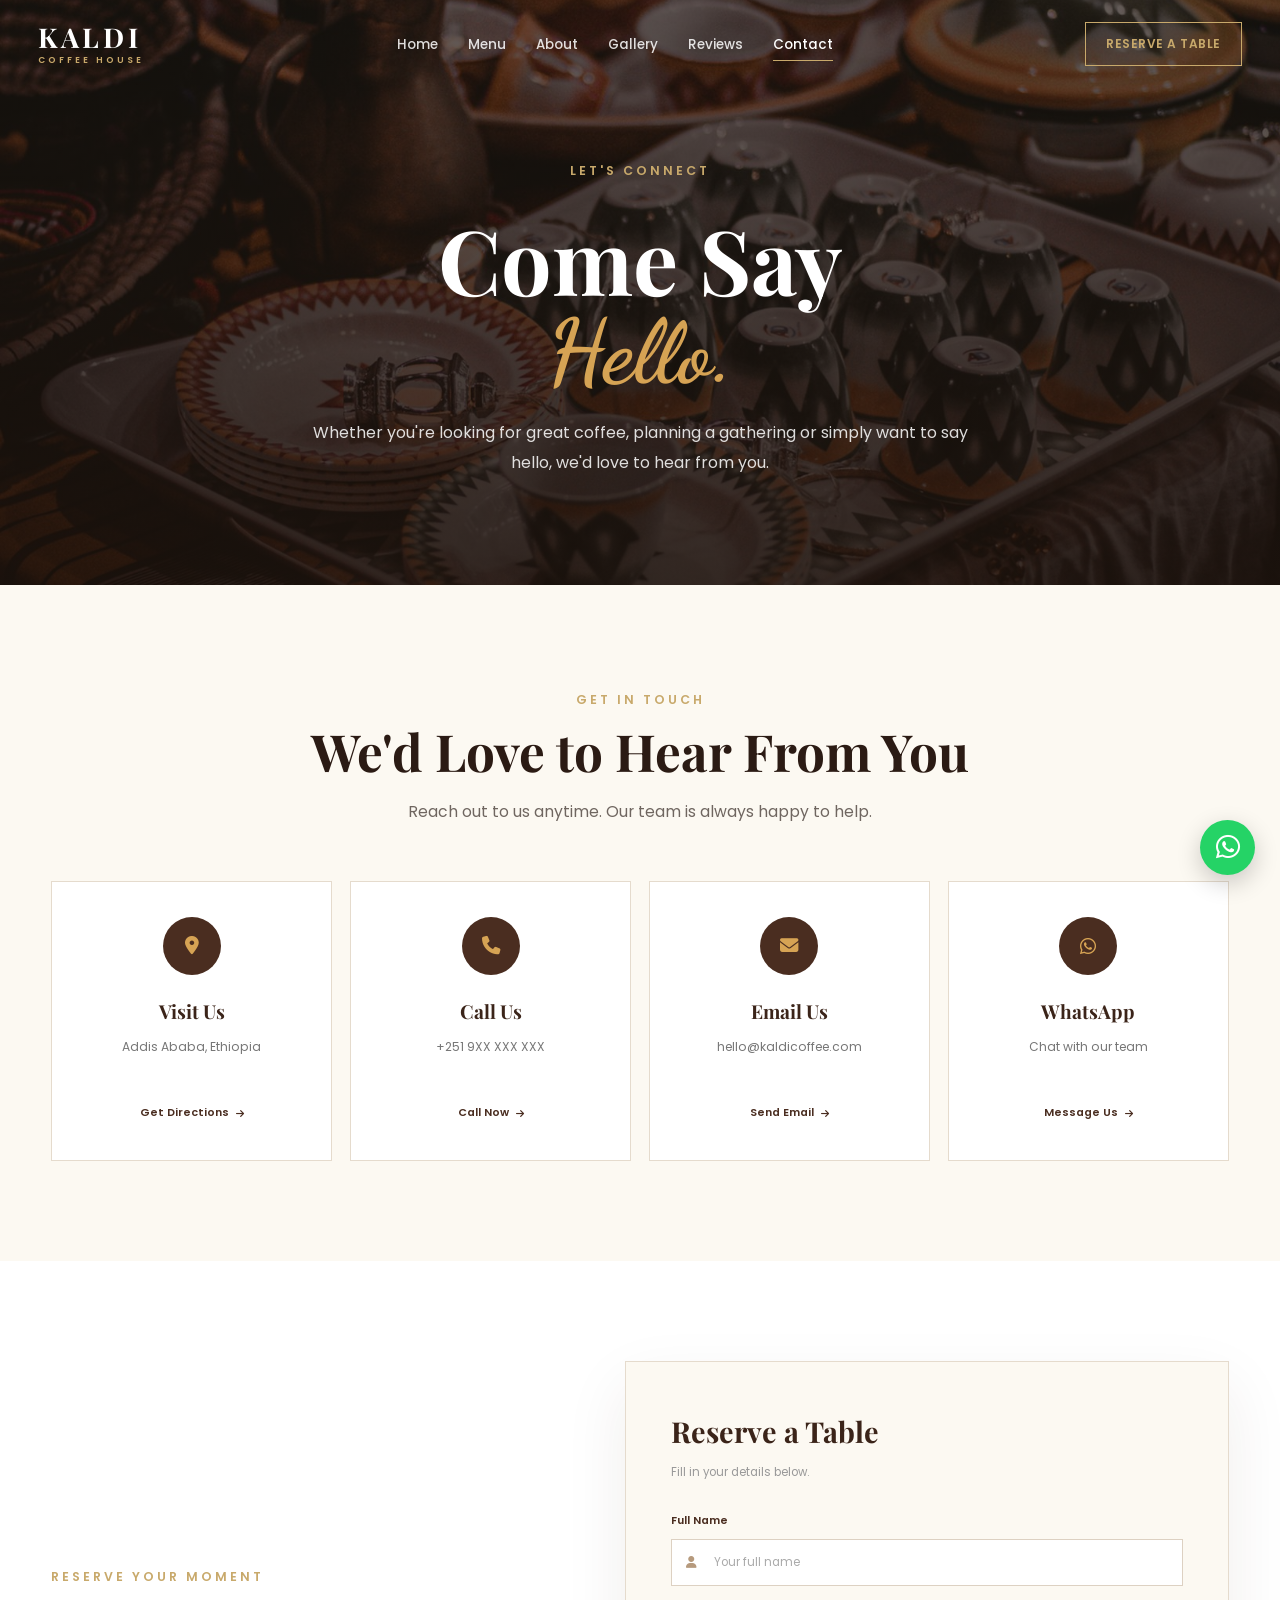
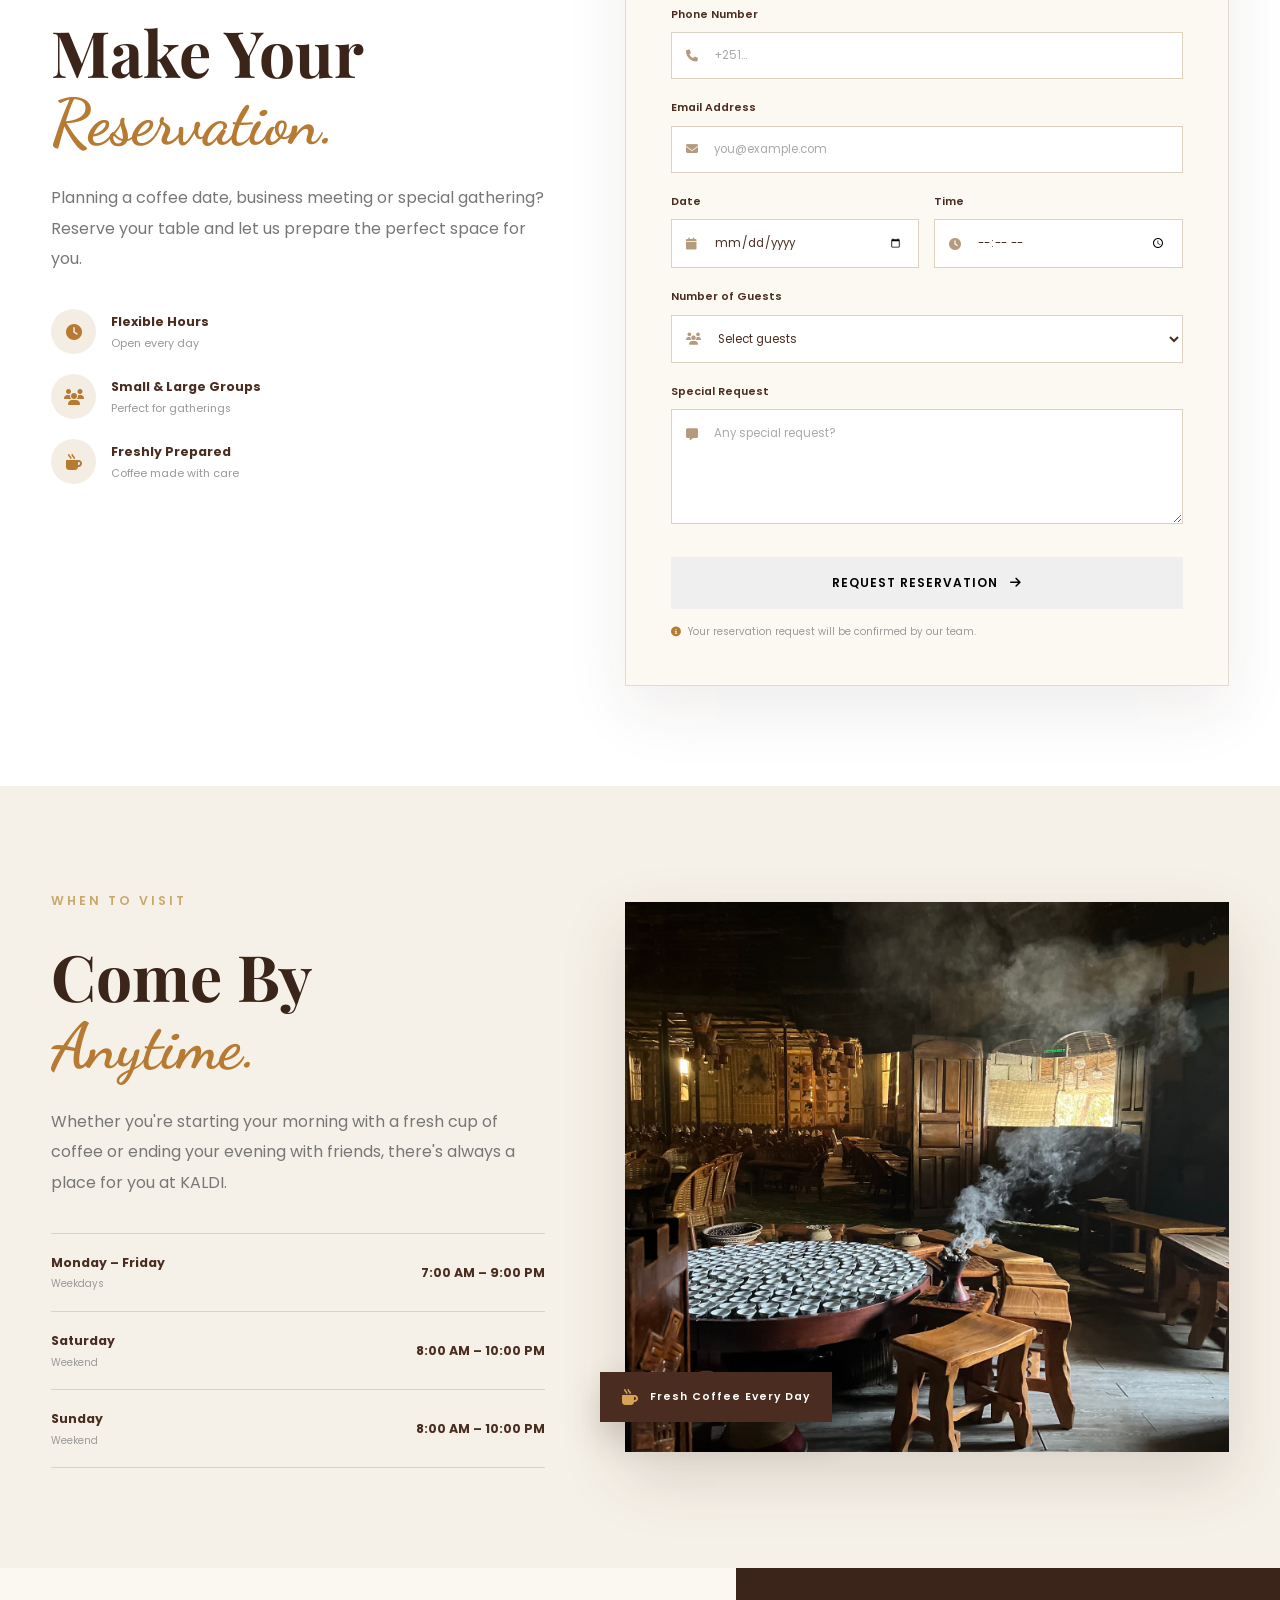
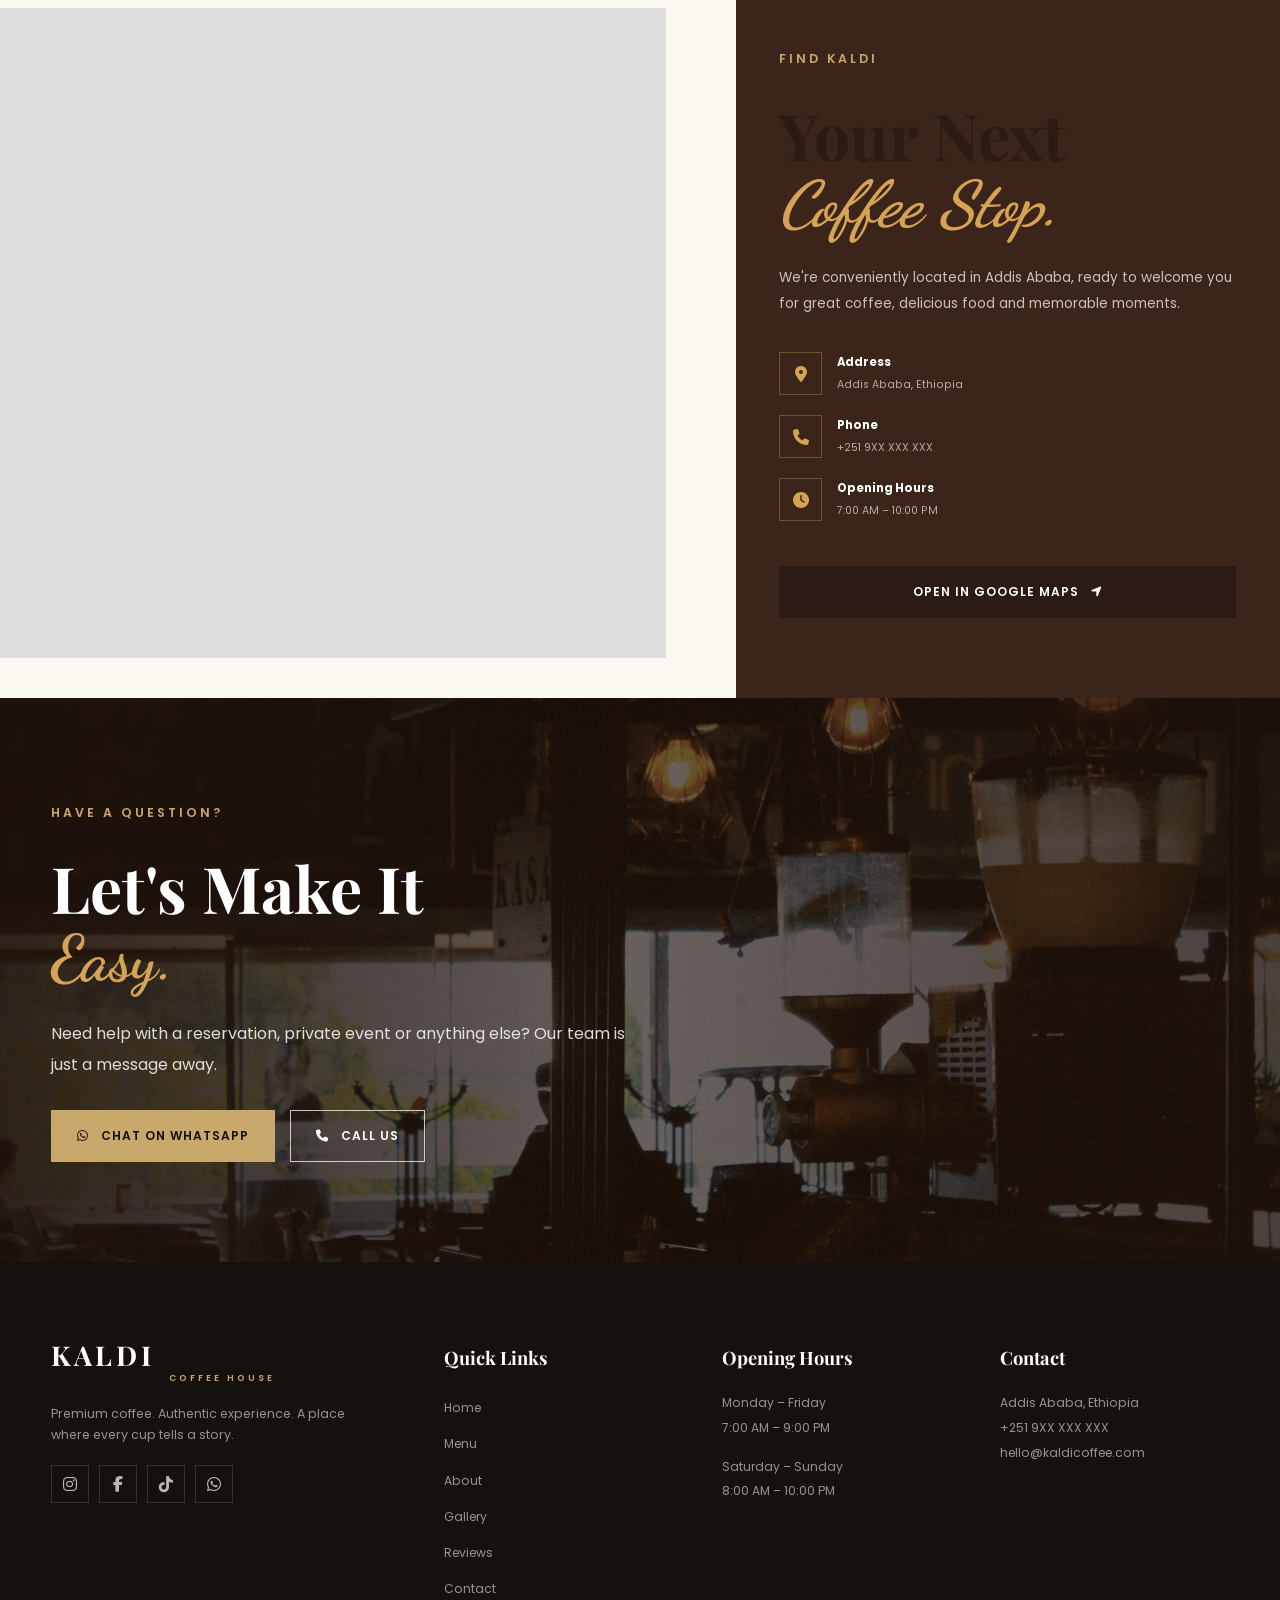
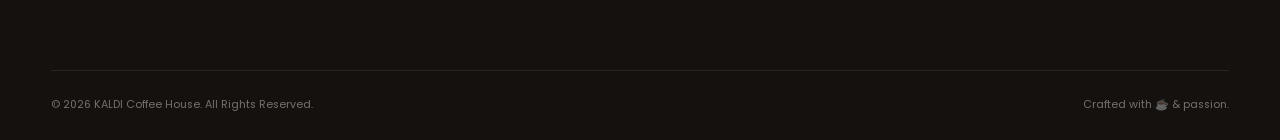
<file: contact.html>
<!DOCTYPE html>
<html lang="en">

<head>

    <!-- =========================
         META
    ========================== -->

    <meta charset="UTF-8">

    <meta name="viewport"
          content="width=device-width, initial-scale=1.0">

    <meta name="description"
          content="Contact KALDI Coffee House. Make a reservation, ask a question, find our location and connect with our team.">

    <meta name="keywords"
          content="KALDI Coffee House contact, coffee shop Addis Ababa, coffee reservation, coffee house location">

    <meta name="author"
          content="KALDI Coffee House">


    <!-- =========================
         TITLE
    ========================== -->

    <title>
        Contact | KALDI Coffee House
    </title>


    <!-- =========================
         GOOGLE FONTS
    ========================== -->

    <link rel="preconnect"
          href="https://fonts.googleapis.com">

    <link rel="preconnect"
          href="https://fonts.gstatic.com"
          crossorigin>

    <link href="https://fonts.googleapis.com/css2?family=Dancing+Script:wght@400;500;600;700&family=Playfair+Display:wght@400;500;600;700;800&family=Poppins:wght@300;400;500;600;700&display=swap"
          rel="stylesheet">


    <!-- =========================
         FONT AWESOME
    ========================== -->

    <link rel="stylesheet"
          href="https://cdnjs.cloudflare.com/ajax/libs/font-awesome/6.5.2/css/all.min.css">


    <!-- =========================
         MAIN CSS
    ========================== -->

    <link rel="stylesheet"
          href="style.css">
  <link rel="stylesheet"
          href="contact.css">
  <link rel="stylesheet"
          href="responsive.css">

</head>


<body>


    <!-- =====================================================
         LOADER
    ====================================================== -->

    <div class="loader" id="loader">

        <div class="loader-content">

            <div class="loader-logo">
                KALDI
            </div>

            <div class="loader-line"></div>

            <p>
                Brewing your experience...
            </p>

        </div>

    </div>


    <!-- =====================================================
         HEADER
    ====================================================== -->

    <header class="header" id="header">

        <nav class="navbar">


            <!-- LOGO -->

            <a href="index.html"
               class="logo">

                <span class="logo-main">
                    KALDI
                </span>

                <span class="logo-sub">
                    COFFEE HOUSE
                </span>

            </a>


            <!-- NAVIGATION -->

            <ul class="nav-links"
                id="navLinks">

                <li>
                    <a href="index.html">
                        Home
                    </a>
                </li>

                <li>
                    <a href="menu.html">
                        Menu
                    </a>
                </li>

                <li>
                    <a href="about.html">
                        About
                    </a>
                </li>

                <li>
                    <a href="gallery.html">
                        Gallery
                    </a>
                </li>

                <li>
                    <a href="reviews.html">
                        Reviews
                    </a>
                </li>

                <li>
                    <a href="contact.html"
                       class="active">
                        Contact
                    </a>
                </li>

            </ul>


            <!-- RESERVATION BUTTON -->

            <a href="#reservation"
               class="nav-reserve">

                Reserve a Table

            </a>


            <!-- MOBILE MENU -->

            <button class="menu-toggle"
                    id="menuToggle"
                    aria-label="Open navigation menu">

                <span></span>
                <span></span>
                <span></span>

            </button>

        </nav>

    </header>


    <!-- =====================================================
         MAIN
    ====================================================== -->

    <main>


        <!-- =================================================
             CONTACT HERO
        ================================================== -->

        <section class="contact-hero">

            <div class="contact-hero-overlay"></div>

            <div class="container">

                <div class="contact-hero-content">

                    <span class="section-label">
                        LET'S CONNECT
                    </span>

                    <h1>

                        Come Say
                        <span>Hello.</span>

                    </h1>

                    <p>

                        Whether you're looking for great coffee,
                        planning a gathering or simply want to
                        say hello, we'd love to hear from you.

                    </p>

                </div>

            </div>

        </section>


        <!-- =================================================
             CONTACT INFORMATION
        ================================================== -->

        <section class="contact-info section-padding">

            <div class="container">


                <div class="section-header">

                    <span class="section-label">
                        GET IN TOUCH
                    </span>

                    <h2>
                        We'd Love to Hear From You
                    </h2>

                    <p>

                        Reach out to us anytime.
                        Our team is always happy to help.

                    </p>

                </div>


                <div class="contact-info-grid">


                    <!-- LOCATION -->

                    <div class="contact-info-card">

                        <div class="contact-info-icon">

                            <i class="fa-solid fa-location-dot"></i>

                        </div>

                        <h3>
                            Visit Us
                        </h3>

                        <p>
                            Addis Ababa, Ethiopia
                        </p>

                        <a href="#location">
                            Get Directions
                            <i class="fa-solid fa-arrow-right"></i>
                        </a>

                    </div>


                    <!-- PHONE -->

                    <div class="contact-info-card">

                        <div class="contact-info-icon">

                            <i class="fa-solid fa-phone"></i>

                        </div>

                        <h3>
                            Call Us
                        </h3>

                        <p>
                            +251 9XX XXX XXX
                        </p>

                        <a href="tel:+2519XXXXXXXX">
                            Call Now
                            <i class="fa-solid fa-arrow-right"></i>
                        </a>

                    </div>


                    <!-- EMAIL -->

                    <div class="contact-info-card">

                        <div class="contact-info-icon">

                            <i class="fa-solid fa-envelope"></i>

                        </div>

                        <h3>
                            Email Us
                        </h3>

                        <p>
                            hello@kaldicoffee.com
                        </p>

                        <a href="mailto:hello@kaldicoffee.com">
                            Send Email
                            <i class="fa-solid fa-arrow-right"></i>
                        </a>

                    </div>


                    <!-- WHATSAPP -->

                    <div class="contact-info-card">

                        <div class="contact-info-icon">

                            <i class="fa-brands fa-whatsapp"></i>

                        </div>

                        <h3>
                            WhatsApp
                        </h3>

                        <p>
                            Chat with our team
                        </p>

                        <a href="#"
                           class="whatsapp-link">

                            Message Us
                            <i class="fa-solid fa-arrow-right"></i>

                        </a>

                    </div>

                </div>

            </div>

        </section>


        <!-- =================================================
             RESERVATION SECTION
        ================================================== -->

        <section class="reservation-section section-padding"
                 id="reservation">

            <div class="container">

                <div class="reservation-grid">


                    <!-- RESERVATION CONTENT -->

                    <div class="reservation-content">

                        <span class="section-label">
                            RESERVE YOUR MOMENT
                        </span>

                        <h2>

                            Make Your
                            <span>Reservation.</span>

                        </h2>

                        <p>

                            Planning a coffee date, business
                            meeting or special gathering?
                            Reserve your table and let us
                            prepare the perfect space for you.

                        </p>


                        <div class="reservation-highlights">


                            <div class="reservation-highlight">

                                <i class="fa-solid fa-clock"></i>

                                <div>

                                    <strong>
                                        Flexible Hours
                                    </strong>

                                    <span>
                                        Open every day
                                    </span>

                                </div>

                            </div>


                            <div class="reservation-highlight">

                                <i class="fa-solid fa-users"></i>

                                <div>

                                    <strong>
                                        Small & Large Groups
                                    </strong>

                                    <span>
                                        Perfect for gatherings
                                    </span>

                                </div>

                            </div>


                            <div class="reservation-highlight">

                                <i class="fa-solid fa-mug-hot"></i>

                                <div>

                                    <strong>
                                        Freshly Prepared
                                    </strong>

                                    <span>
                                        Coffee made with care
                                    </span>

                                </div>

                            </div>

                        </div>

                    </div>


                    <!-- RESERVATION FORM -->

                    <div class="reservation-form-wrapper">

                        <form class="reservation-form"
                              id="reservationForm">


                            <div class="form-heading">

                                <h3>
                                    Reserve a Table
                                </h3>

                                <p>
                                    Fill in your details below.
                                </p>

                            </div>


                            <!-- NAME -->

                            <div class="form-group">

                                <label for="reservationName">
                                    Full Name
                                </label>

                                <div class="input-wrapper">

                                    <i class="fa-solid fa-user"></i>

                                    <input
                                        type="text"
                                        id="reservationName"
                                        name="name"
                                        placeholder="Your full name"
                                        required>

                                </div>

                            </div>


                            <!-- PHONE -->

                            <div class="form-group">

                                <label for="reservationPhone">
                                    Phone Number
                                </label>

                                <div class="input-wrapper">

                                    <i class="fa-solid fa-phone"></i>

                                    <input
                                        type="tel"
                                        id="reservationPhone"
                                        name="phone"
                                        placeholder="+251..."
                                        required>

                                </div>

                            </div>


                            <!-- EMAIL -->

                            <div class="form-group">

                                <label for="reservationEmail">
                                    Email Address
                                </label>

                                <div class="input-wrapper">

                                    <i class="fa-solid fa-envelope"></i>

                                    <input
                                        type="email"
                                        id="reservationEmail"
                                        name="email"
                                        placeholder="you@example.com">

                                </div>

                            </div>


                            <!-- DATE / TIME -->

                            <div class="form-row">


                                <div class="form-group">

                                    <label for="reservationDate">
                                        Date
                                    </label>

                                    <div class="input-wrapper">

                                        <i class="fa-solid fa-calendar"></i>

                                        <input
                                            type="date"
                                            id="reservationDate"
                                            name="date"
                                            required>

                                    </div>

                                </div>


                                <div class="form-group">

                                    <label for="reservationTime">
                                        Time
                                    </label>

                                    <div class="input-wrapper">

                                        <i class="fa-solid fa-clock"></i>

                                        <input
                                            type="time"
                                            id="reservationTime"
                                            name="time"
                                            required>

                                    </div>

                                </div>

                            </div>


                            <!-- GUESTS -->

                            <div class="form-group">

                                <label for="reservationGuests">
                                    Number of Guests
                                </label>

                                <div class="input-wrapper">

                                    <i class="fa-solid fa-users"></i>

                                    <select
                                        id="reservationGuests"
                                        name="guests"
                                        required>

                                        <option value="">
                                            Select guests
                                        </option>

                                        <option value="1">
                                            1 Guest
                                        </option>

                                        <option value="2">
                                            2 Guests
                                        </option>

                                        <option value="3">
                                            3 Guests
                                        </option>

                                        <option value="4">
                                            4 Guests
                                        </option>

                                        <option value="5">
                                            5 Guests
                                        </option>

                                        <option value="6">
                                            6 Guests
                                        </option>

                                        <option value="7">
                                            7 Guests
                                        </option>

                                        <option value="8">
                                            8 Guests
                                        </option>

                                        <option value="9+">
                                            9+ Guests
                                        </option>

                                    </select>

                                </div>

                            </div>


                            <!-- MESSAGE -->

                            <div class="form-group">

                                <label for="reservationMessage">
                                    Special Request
                                </label>

                                <div class="textarea-wrapper">

                                    <i class="fa-solid fa-message"></i>

                                    <textarea
                                        id="reservationMessage"
                                        name="message"
                                        rows="4"
                                        placeholder="Any special request?"></textarea>

                                </div>

                            </div>


                            <!-- SUBMIT -->

                            <button type="submit"
                                    class="btn reservation-submit">

                                Request Reservation

                                <i class="fa-solid fa-arrow-right"></i>

                            </button>


                            <p class="form-note">

                                <i class="fa-solid fa-circle-info"></i>

                                Your reservation request will be
                                confirmed by our team.

                            </p>


                        </form>

                    </div>

                </div>

            </div>

        </section>

<!-- =====================================================
     OPENING HOURS
====================================================== -->

<section class="contact-hours section-padding">

    <div class="container">

        <div class="hours-grid">


            <!-- HOURS CONTENT -->

            <div class="hours-content">

                <span class="section-label">
                    WHEN TO VISIT
                </span>

                <h2>

                    Come By
                    <span>Anytime.</span>

                </h2>

                <p>

                    Whether you're starting your morning
                    with a fresh cup of coffee or ending
                    your evening with friends, there's
                    always a place for you at KALDI.

                </p>


                <div class="opening-hours-list">


                    <div class="opening-hour">

                        <div>

                            <strong>
                                Monday – Friday
                            </strong>

                            <span>
                                Weekdays
                            </span>

                        </div>

                        <strong>
                            7:00 AM – 9:00 PM
                        </strong>

                    </div>


                    <div class="opening-hour">

                        <div>

                            <strong>
                                Saturday
                            </strong>

                            <span>
                                Weekend
                            </span>

                        </div>

                        <strong>
                            8:00 AM – 10:00 PM
                        </strong>

                    </div>


                    <div class="opening-hour">

                        <div>

                            <strong>
                                Sunday
                            </strong>

                            <span>
                                Weekend
                            </span>

                        </div>

                        <strong>
                            8:00 AM – 10:00 PM
                        </strong>

                    </div>


                </div>

            </div>


            <!-- HOURS IMAGE -->

            <div class="hours-image">

                <img
                    src="images/coffee/ethiopian-buna.jpg"
                    alt="Coffee and pastries at KALDI Coffee House">

                <div class="hours-image-badge">

                    <i class="fa-solid fa-mug-hot"></i>

                    <span>
                        Fresh Coffee Every Day
                    </span>

                </div>

            </div>

        </div>

    </div>

</section>


<!-- =====================================================
     LOCATION
====================================================== -->

<section class="location-section"
         id="location">

    <div class="location-grid">


        <!-- MAP -->

        <div class="map-wrapper">

            <iframe
                src="https://www.google.com/maps?q=Addis%20Ababa%2C%20Ethiopia&output=embed"
                width="100%"
                height="100%"
                style="border:0;"
                allowfullscreen=""
                loading="lazy"
                referrerpolicy="no-referrer-when-downgrade">
            </iframe>

        </div>


        <!-- LOCATION CONTENT -->

        <div class="location-content">

            <span class="section-label">
                FIND KALDI
            </span>

            <h2>

                Your Next
                <span>Coffee Stop.</span>

            </h2>

            <p>

                We're conveniently located in Addis Ababa,
                ready to welcome you for great coffee,
                delicious food and memorable moments.

            </p>


            <div class="location-details">


                <div class="location-detail">

                    <div class="location-detail-icon">

                        <i class="fa-solid fa-location-dot"></i>

                    </div>

                    <div>

                        <strong>
                            Address
                        </strong>

                        <span>
                            Addis Ababa, Ethiopia
                        </span>

                    </div>

                </div>


                <div class="location-detail">

                    <div class="location-detail-icon">

                        <i class="fa-solid fa-phone"></i>

                    </div>

                    <div>

                        <strong>
                            Phone
                        </strong>

                        <span>
                            +251 9XX XXX XXX
                        </span>

                    </div>

                </div>


                <div class="location-detail">

                    <div class="location-detail-icon">

                        <i class="fa-solid fa-clock"></i>

                    </div>

                    <div>

                        <strong>
                            Opening Hours
                        </strong>

                        <span>
                            7:00 AM – 10:00 PM
                        </span>

                    </div>

                </div>

            </div>


            <a href="https://www.google.com/maps"
               target="_blank"
               rel="noopener"
               class="btn btn-dark">

                Open in Google Maps

                <i class="fa-solid fa-location-arrow"></i>

            </a>

        </div>

    </div>

</section>


<!-- =====================================================
     CONTACT CTA
====================================================== -->

<section class="contact-cta">

    <div class="contact-cta-overlay"></div>

    <div class="container">

        <div class="contact-cta-content">

            <span class="section-label">
                HAVE A QUESTION?
            </span>

            <h2>

                Let's Make It
                <span>Easy.</span>

            </h2>

            <p>

                Need help with a reservation, private event
                or anything else? Our team is just a message
                away.

            </p>


            <div class="contact-cta-buttons">

                <a href="#"
                   class="btn btn-gold whatsapp-link">

                    <i class="fa-brands fa-whatsapp"></i>

                    Chat on WhatsApp

                </a>


                <a href="tel:+2519XXXXXXXX"
                   class="btn btn-outline-light">

                    <i class="fa-solid fa-phone"></i>

                    Call Us

                </a>

            </div>

        </div>

    </div>

</section>


</main>


<!-- =====================================================
     FOOTER
====================================================== -->

<footer class="footer">

    <div class="container">

        <div class="footer-grid">


            <!-- BRAND -->

            <div class="footer-brand">

                <a href="index.html"
                   class="logo">

                    <span class="logo-main">
                        KALDI
                    </span>

                    <span class="logo-sub">
                        COFFEE HOUSE
                    </span>

                </a>

                <p>

                    Premium coffee.
                    Authentic experience.
                    A place where every cup tells a story.

                </p>


                <div class="footer-socials">

                    <a href="#"
                       aria-label="Instagram">

                        <i class="fa-brands fa-instagram"></i>

                    </a>

                    <a href="#"
                       aria-label="Facebook">

                        <i class="fa-brands fa-facebook-f"></i>

                    </a>

                    <a href="#"
                       aria-label="TikTok">

                        <i class="fa-brands fa-tiktok"></i>

                    </a>

                    <a href="#"
                       aria-label="WhatsApp">

                        <i class="fa-brands fa-whatsapp"></i>

                    </a>

                </div>

            </div>


            <!-- QUICK LINKS -->

            <div class="footer-column">

                <h3>
                    Quick Links
                </h3>

                <ul>

                    <li>
                        <a href="index.html">
                            Home
                        </a>
                    </li>

                    <li>
                        <a href="menu.html">
                            Menu
                        </a>
                    </li>

                    <li>
                        <a href="about.html">
                            About
                        </a>
                    </li>

                    <li>
                        <a href="gallery.html">
                            Gallery
                        </a>
                    </li>

                    <li>
                        <a href="reviews.html">
                            Reviews
                        </a>
                    </li>

                    <li>
                        <a href="contact.html">
                            Contact
                        </a>
                    </li>

                </ul>

            </div>


            <!-- OPENING HOURS -->

            <div class="footer-column">

                <h3>
                    Opening Hours
                </h3>

                <p>
                    Monday – Friday
                </p>

                <span>
                    7:00 AM – 9:00 PM
                </span>

                <p>
                    Saturday – Sunday
                </p>

                <span>
                    8:00 AM – 10:00 PM
                </span>

            </div>


            <!-- CONTACT -->

            <div class="footer-column">

                <h3>
                    Contact
                </h3>

                <p>
                    Addis Ababa, Ethiopia
                </p>

                <p>
                    +251 9XX XXX XXX
                </p>

                <p>
                    hello@kaldicoffee.com
                </p>

            </div>

        </div>


        <!-- FOOTER BOTTOM -->

        <div class="footer-bottom">

            <p>

                © 2026 KALDI Coffee House.
                All Rights Reserved.

            </p>

            <p>

                Crafted with ☕ & passion.

            </p>

        </div>

    </div>

</footer>


<!-- =====================================================
     FLOATING WHATSAPP
====================================================== -->

<a href="#"
   class="whatsapp-float whatsapp-link"
   aria-label="Chat with KALDI on WhatsApp">

    <i class="fa-brands fa-whatsapp"></i>

</a>


<!-- =====================================================
     BACK TO TOP
====================================================== -->

<button class="back-to-top"
        id="backToTop"
        aria-label="Back to top">

    <i class="fa-solid fa-arrow-up"></i>

</button>


<!-- =====================================================
     JAVASCRIPT
====================================================== -->

<script src="script.js"></script>

</body>

</html>
</file>
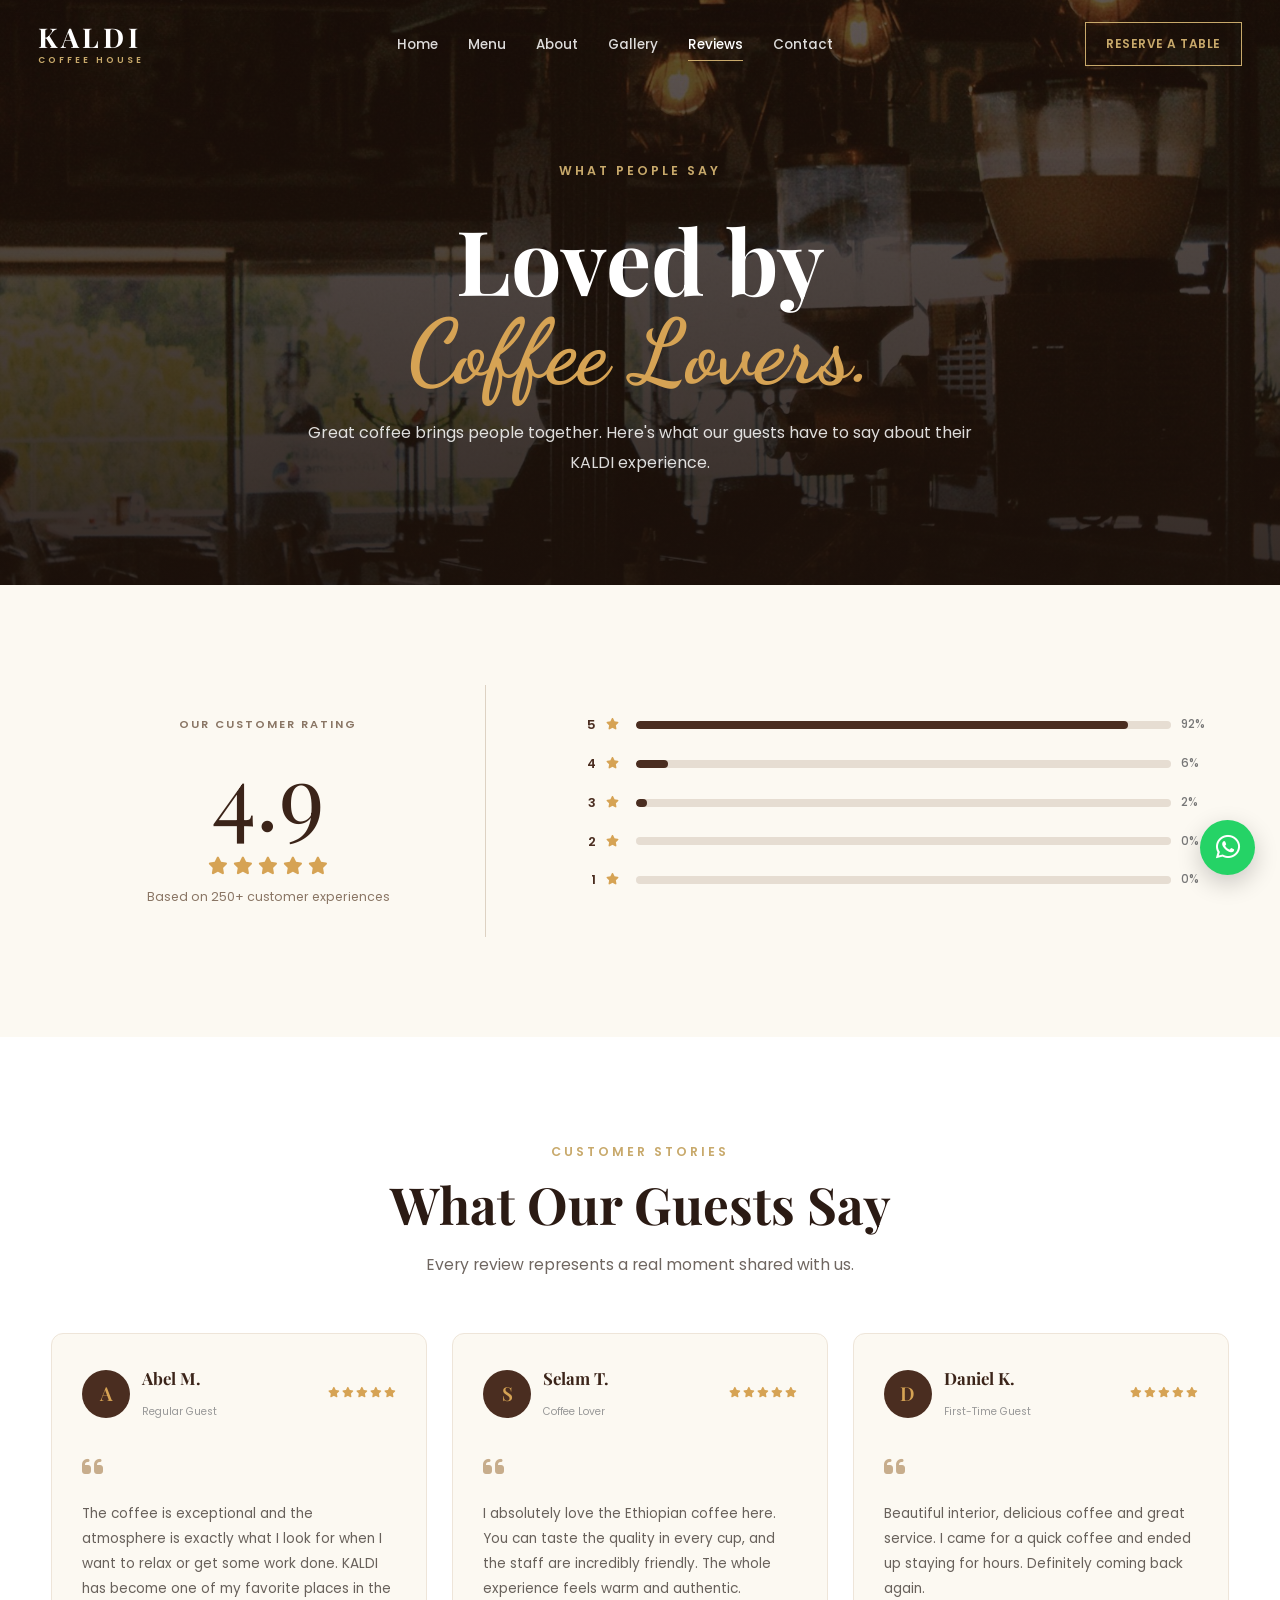
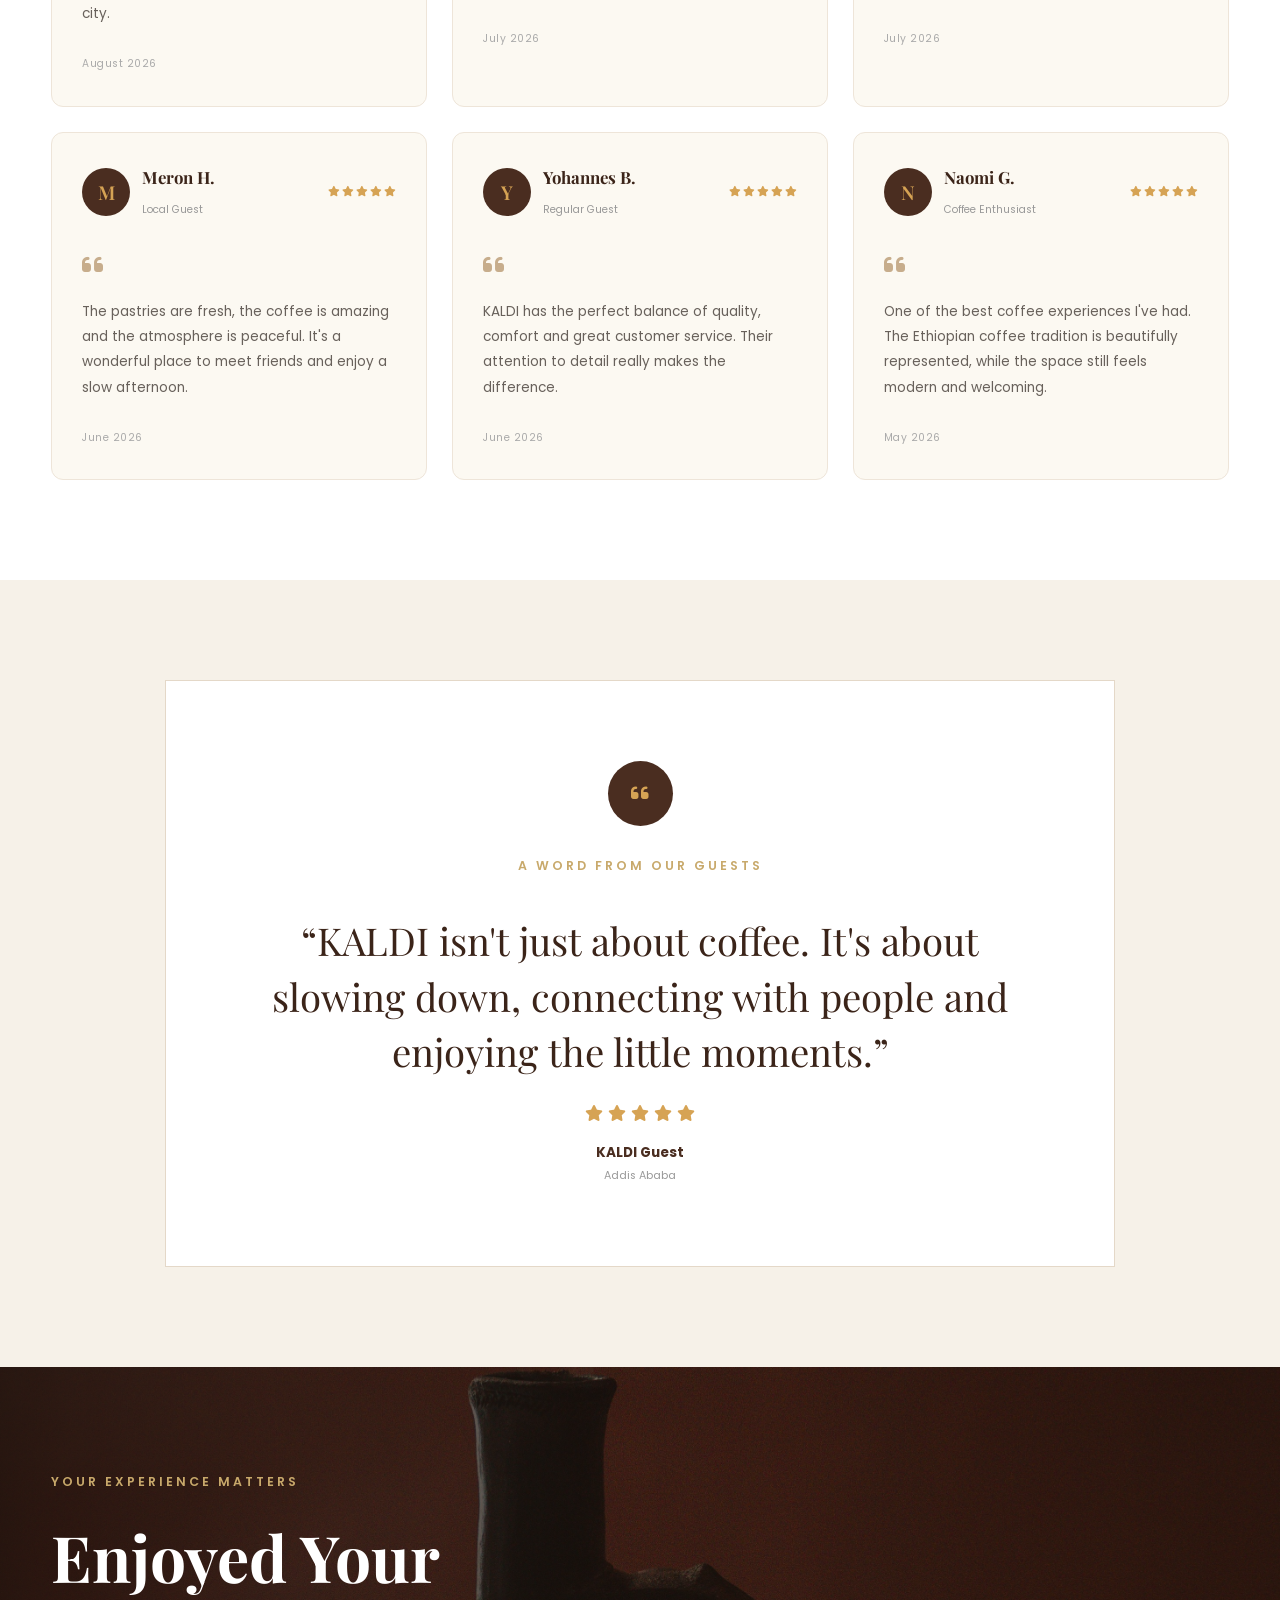
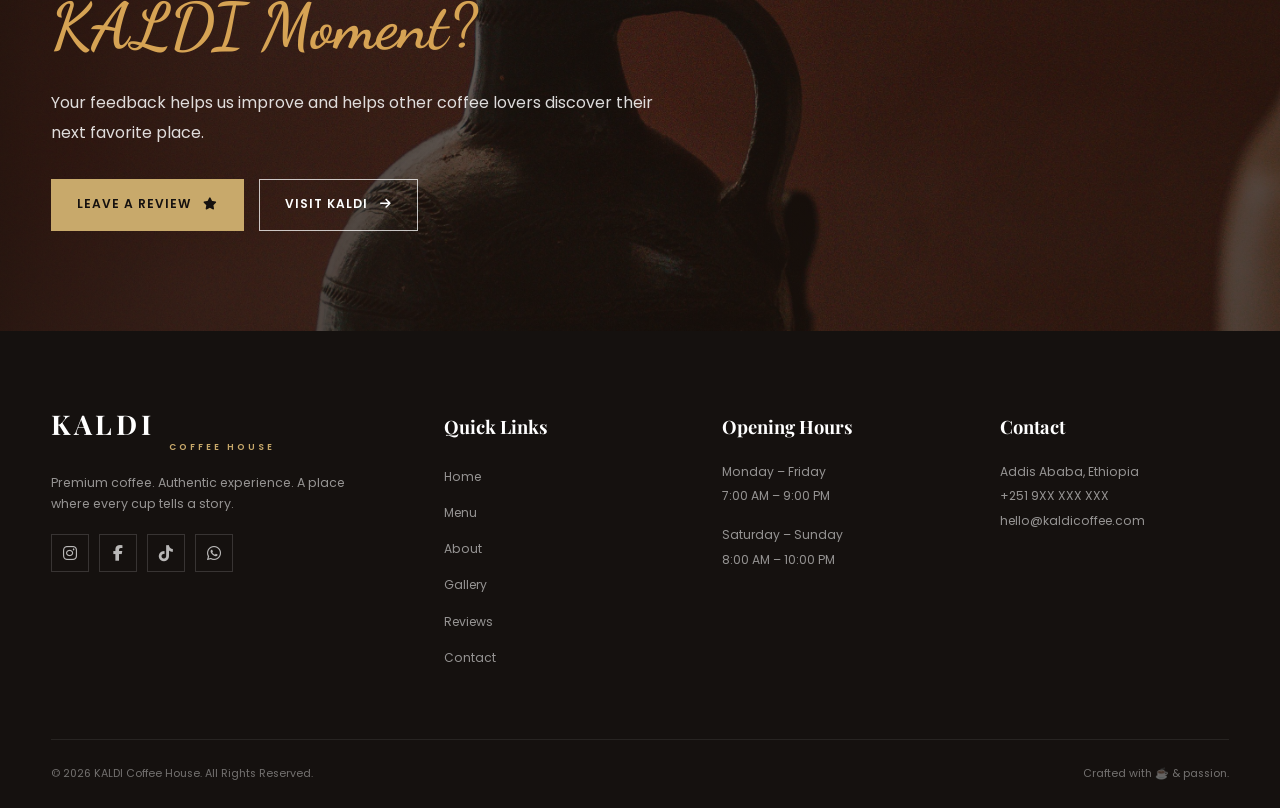
<file: reviews.html>
<!DOCTYPE html>
<html lang="en">

<head>

    <!-- =========================
         META
    ========================== -->

    <meta charset="UTF-8">

    <meta name="viewport"
          content="width=device-width, initial-scale=1.0">

    <meta name="description"
          content="Read what customers say about KALDI Coffee House. Discover authentic coffee, delicious food, welcoming service and memorable experiences.">

    <meta name="keywords"
          content="KALDI Coffee House reviews, coffee shop reviews, Addis Ababa coffee, Ethiopian coffee">

    <meta name="author"
          content="KALDI Coffee House">


    <!-- =========================
         TITLE
    ========================== -->

    <title>
        Reviews | KALDI Coffee House
    </title>


    <!-- =========================
         GOOGLE FONTS
    ========================== -->

    <link rel="preconnect"
          href="https://fonts.googleapis.com">

    <link rel="preconnect"
          href="https://fonts.gstatic.com"
          crossorigin>

    <link href="https://fonts.googleapis.com/css2?family=Dancing+Script:wght@400;500;600;700&family=Playfair+Display:wght@400;500;600;700;800&family=Poppins:wght@300;400;500;600;700&display=swap"
          rel="stylesheet">


    <!-- =========================
         FONT AWESOME
    ========================== -->

    <link rel="stylesheet"
          href="https://cdnjs.cloudflare.com/ajax/libs/font-awesome/6.5.2/css/all.min.css">


    <!-- =========================
         MAIN CSS
    ========================== -->

    <link rel="stylesheet"
          href="style.css">
      <link rel="stylesheet"
          href="reviews.css">
      <link rel="stylesheet"
          href="responsive.css">

</head>


<body>


    <!-- =====================================================
         LOADER
    ====================================================== -->

    <div class="loader" id="loader">

        <div class="loader-content">

            <div class="loader-logo">
                KALDI
            </div>

            <div class="loader-line"></div>

            <p>
                Brewing your experience...
            </p>

        </div>

    </div>


    <!-- =====================================================
         HEADER
    ====================================================== -->

    <header class="header" id="header">

        <nav class="navbar">


            <!-- LOGO -->

            <a href="index.html"
               class="logo">

                <span class="logo-main">
                    KALDI
                </span>

                <span class="logo-sub">
                    COFFEE HOUSE
                </span>

            </a>


            <!-- NAVIGATION -->

            <ul class="nav-links"
                id="navLinks">

                <li>
                    <a href="index.html">
                        Home
                    </a>
                </li>

                <li>
                    <a href="menu.html">
                        Menu
                    </a>
                </li>

                <li>
                    <a href="about.html">
                        About
                    </a>
                </li>

                <li>
                    <a href="gallery.html">
                        Gallery
                    </a>
                </li>

                <li>
                    <a href="reviews.html"
                       class="active">
                        Reviews
                    </a>
                </li>

                <li>
                    <a href="contact.html">
                        Contact
                    </a>
                </li>

            </ul>


            <!-- RESERVATION -->

            <a href="contact.html#reservation"
               class="nav-reserve">

                Reserve a Table

            </a>


            <!-- MOBILE MENU -->

            <button class="menu-toggle"
                    id="menuToggle"
                    aria-label="Open navigation menu">

                <span></span>
                <span></span>
                <span></span>

            </button>

        </nav>

    </header>


    <!-- =====================================================
         MAIN
    ====================================================== -->

    <main>


        <!-- =================================================
             REVIEWS HERO
        ================================================== -->

        <section class="reviews-hero">

            <div class="reviews-hero-overlay"></div>

            <div class="container">

                <div class="reviews-hero-content">

                    <span class="section-label">
                        WHAT PEOPLE SAY
                    </span>

                    <h1>
                        Loved by
                        <span>Coffee Lovers.</span>
                    </h1>

                    <p>
                        Great coffee brings people together.
                        Here's what our guests have to say
                        about their KALDI experience.
                    </p>

                </div>

            </div>

        </section>


        <!-- =================================================
             RATING OVERVIEW
        ================================================== -->

        <section class="rating-overview section-padding">

            <div class="container">

                <div class="rating-overview-grid">


                    <!-- OVERALL RATING -->

                    <div class="overall-rating">

                        <span class="rating-label">
                            OUR CUSTOMER RATING
                        </span>

                        <div class="rating-number">
                            4.9
                        </div>

                        <div class="rating-stars">

                            <i class="fa-solid fa-star"></i>
                            <i class="fa-solid fa-star"></i>
                            <i class="fa-solid fa-star"></i>
                            <i class="fa-solid fa-star"></i>
                            <i class="fa-solid fa-star"></i>

                        </div>

                        <p>
                            Based on 250+ customer experiences
                        </p>

                    </div>


                    <!-- RATING BREAKDOWN -->

                    <div class="rating-breakdown">

                        <div class="rating-row">

                            <span>5</span>

                            <i class="fa-solid fa-star"></i>

                            <div class="rating-bar">
                                <span style="width: 92%;"></span>
                            </div>

                            <strong>
                                92%
                            </strong>

                        </div>


                        <div class="rating-row">

                            <span>4</span>

                            <i class="fa-solid fa-star"></i>

                            <div class="rating-bar">
                                <span style="width: 6%;"></span>
                            </div>

                            <strong>
                                6%
                            </strong>

                        </div>


                        <div class="rating-row">

                            <span>3</span>

                            <i class="fa-solid fa-star"></i>

                            <div class="rating-bar">
                                <span style="width: 2%;"></span>
                            </div>

                            <strong>
                                2%
                            </strong>

                        </div>


                        <div class="rating-row">

                            <span>2</span>

                            <i class="fa-solid fa-star"></i>

                            <div class="rating-bar">
                                <span style="width: 0%;"></span>
                            </div>

                            <strong>
                                0%
                            </strong>

                        </div>


                        <div class="rating-row">

                            <span>1</span>

                            <i class="fa-solid fa-star"></i>

                            <div class="rating-bar">
                                <span style="width: 0%;"></span>
                            </div>

                            <strong>
                                0%
                            </strong>

                        </div>

                    </div>

                </div>

            </div>

        </section>


        <!-- =================================================
             CUSTOMER REVIEWS
        ================================================== -->

        <section class="customer-reviews section-padding">

            <div class="container">


                <div class="section-header">

                    <span class="section-label">
                        CUSTOMER STORIES
                    </span>

                    <h2>
                        What Our Guests Say
                    </h2>

                    <p>
                        Every review represents a real moment
                        shared with us.
                    </p>

                </div>


                <!-- REVIEW GRID -->

                <div class="reviews-grid">


                    <!-- REVIEW 01 -->

                    <article class="review-card">

                        <div class="review-top">

                            <div class="review-user">

                                <div class="review-avatar">
                                    A
                                </div>

                                <div>

                                    <h3>
                                        Abel M.
                                    </h3>

                                    <span>
                                        Regular Guest
                                    </span>

                                </div>

                            </div>


                            <div class="review-stars">

                                <i class="fa-solid fa-star"></i>
                                <i class="fa-solid fa-star"></i>
                                <i class="fa-solid fa-star"></i>
                                <i class="fa-solid fa-star"></i>
                                <i class="fa-solid fa-star"></i>

                            </div>

                        </div>


                        <div class="review-quote">
                            <i class="fa-solid fa-quote-left"></i>
                        </div>


                        <p class="review-text">

                            The coffee is exceptional and the
                            atmosphere is exactly what I look
                            for when I want to relax or get some
                            work done. KALDI has become one of
                            my favorite places in the city.

                        </p>


                        <span class="review-date">
                            August 2026
                        </span>

                    </article>


                    <!-- REVIEW 02 -->

                    <article class="review-card">

                        <div class="review-top">

                            <div class="review-user">

                                <div class="review-avatar">
                                    S
                                </div>

                                <div>

                                    <h3>
                                        Selam T.
                                    </h3>

                                    <span>
                                        Coffee Lover
                                    </span>

                                </div>

                            </div>


                            <div class="review-stars">

                                <i class="fa-solid fa-star"></i>
                                <i class="fa-solid fa-star"></i>
                                <i class="fa-solid fa-star"></i>
                                <i class="fa-solid fa-star"></i>
                                <i class="fa-solid fa-star"></i>

                            </div>

                        </div>


                        <div class="review-quote">
                            <i class="fa-solid fa-quote-left"></i>
                        </div>


                        <p class="review-text">

                            I absolutely love the Ethiopian coffee
                            here. You can taste the quality in every
                            cup, and the staff are incredibly friendly.
                            The whole experience feels warm and authentic.

                        </p>


                        <span class="review-date">
                            July 2026
                        </span>

                    </article>


                    <!-- REVIEW 03 -->

                    <article class="review-card">

                        <div class="review-top">

                            <div class="review-user">

                                <div class="review-avatar">
                                    D
                                </div>

                                <div>

                                    <h3>
                                        Daniel K.
                                    </h3>

                                    <span>
                                        First-Time Guest
                                    </span>

                                </div>

                            </div>


                            <div class="review-stars">

                                <i class="fa-solid fa-star"></i>
                                <i class="fa-solid fa-star"></i>
                                <i class="fa-solid fa-star"></i>
                                <i class="fa-solid fa-star"></i>
                                <i class="fa-solid fa-star"></i>

                            </div>

                        </div>


                        <div class="review-quote">
                            <i class="fa-solid fa-quote-left"></i>
                        </div>


                        <p class="review-text">

                            Beautiful interior, delicious coffee
                            and great service. I came for a quick
                            coffee and ended up staying for hours.
                            Definitely coming back again.

                        </p>


                        <span class="review-date">
                            July 2026
                        </span>

                    </article>


                    <!-- REVIEW 04 -->

                    <article class="review-card">

                        <div class="review-top">

                            <div class="review-user">

                                <div class="review-avatar">
                                    M
                                </div>

                                <div>

                                    <h3>
                                        Meron H.
                                    </h3>

                                    <span>
                                        Local Guest
                                    </span>

                                </div>

                            </div>


                            <div class="review-stars">

                                <i class="fa-solid fa-star"></i>
                                <i class="fa-solid fa-star"></i>
                                <i class="fa-solid fa-star"></i>
                                <i class="fa-solid fa-star"></i>
                                <i class="fa-solid fa-star"></i>

                            </div>

                        </div>


                        <div class="review-quote">
                            <i class="fa-solid fa-quote-left"></i>
                        </div>


                        <p class="review-text">

                            The pastries are fresh, the coffee is
                            amazing and the atmosphere is peaceful.
                            It's a wonderful place to meet friends
                            and enjoy a slow afternoon.

                        </p>


                        <span class="review-date">
                            June 2026
                        </span>

                    </article>


                    <!-- REVIEW 05 -->

                    <article class="review-card">

                        <div class="review-top">

                            <div class="review-user">

                                <div class="review-avatar">
                                    Y
                                </div>

                                <div>

                                    <h3>
                                        Yohannes B.
                                    </h3>

                                    <span>
                                        Regular Guest
                                    </span>

                                </div>

                            </div>


                            <div class="review-stars">

                                <i class="fa-solid fa-star"></i>
                                <i class="fa-solid fa-star"></i>
                                <i class="fa-solid fa-star"></i>
                                <i class="fa-solid fa-star"></i>
                                <i class="fa-solid fa-star"></i>

                            </div>

                        </div>


                        <div class="review-quote">
                            <i class="fa-solid fa-quote-left"></i>
                        </div>


                        <p class="review-text">

                            KALDI has the perfect balance of quality,
                            comfort and great customer service.
                            Their attention to detail really makes
                            the difference.

                        </p>


                        <span class="review-date">
                            June 2026
                        </span>

                    </article>


                  <!-- REVIEW 06 -->

                    <article class="review-card">

                        <div class="review-top">

                            <div class="review-user">

                                <div class="review-avatar">
                                    N
                                </div>

                                <div>

                                    <h3>
                                        Naomi G.
                                    </h3>

                                    <span>
                                        Coffee Enthusiast
                                    </span>

                                </div>

                            </div>


                            <div class="review-stars">

                                <i class="fa-solid fa-star"></i>
                                <i class="fa-solid fa-star"></i>
                                <i class="fa-solid fa-star"></i>
                                <i class="fa-solid fa-star"></i>
                                <i class="fa-solid fa-star"></i>

                            </div>

                        </div>


                        <div class="review-quote">
                            <i class="fa-solid fa-quote-left"></i>
                        </div>


                        <p class="review-text">

                            One of the best coffee experiences I've
                            had. The Ethiopian coffee tradition is
                            beautifully represented, while the space
                            still feels modern and welcoming.

                        </p>


                        <span class="review-date">
                            May 2026
                        </span>

                    </article>


                </div>

            </div>

        </section>
          <!-- =====================================================
     FEATURED REVIEW
====================================================== -->

<section class="featured-review section-padding">

    <div class="container">

        <div class="featured-review-box">

            <div class="featured-review-icon">

                <i class="fa-solid fa-quote-left"></i>

            </div>

            <span class="section-label">
                A WORD FROM OUR GUESTS
            </span>

            <blockquote>

                “KALDI isn't just about coffee.
                It's about slowing down, connecting with
                people and enjoying the little moments.”

            </blockquote>

            <div class="featured-review-stars">

                <i class="fa-solid fa-star"></i>
                <i class="fa-solid fa-star"></i>
                <i class="fa-solid fa-star"></i>
                <i class="fa-solid fa-star"></i>
                <i class="fa-solid fa-star"></i>

            </div>

            <div class="featured-review-author">

                <strong>
                    KALDI Guest
                </strong>

                <span>
                    Addis Ababa
                </span>

            </div>

        </div>

    </div>

</section>


<!-- =====================================================
     REVIEW CTA
====================================================== -->

<section class="review-cta">

    <div class="review-cta-overlay"></div>

    <div class="container">

        <div class="review-cta-content">

            <span class="section-label">
                YOUR EXPERIENCE MATTERS
            </span>

            <h2>

                Enjoyed Your
                <span>KALDI Moment?</span>

            </h2>

            <p>

                Your feedback helps us improve and helps
                other coffee lovers discover their next
                favorite place.

            </p>


            <div class="review-cta-buttons">

                <a href="#"
                   class="btn btn-gold">

                    Leave a Review

                    <i class="fa-solid fa-star"></i>

                </a>

                <a href="contact.html"
                   class="btn btn-outline-light">

                    Visit KALDI

                    <i class="fa-solid fa-arrow-right"></i>

                </a>

            </div>

        </div>

    </div>

</section>


</main>


<!-- =====================================================
     FOOTER
====================================================== -->

<footer class="footer">

    <div class="container">

        <div class="footer-grid">


            <!-- BRAND -->

            <div class="footer-brand">

                <a href="index.html"
                   class="logo">

                    <span class="logo-main">
                        KALDI
                    </span>

                    <span class="logo-sub">
                        COFFEE HOUSE
                    </span>

                </a>

                <p>

                    Premium coffee.
                    Authentic experience.
                    A place where every cup tells a story.

                </p>


                <div class="footer-socials">

                    <a href="#"
                       aria-label="Instagram">

                        <i class="fa-brands fa-instagram"></i>

                    </a>

                    <a href="#"
                       aria-label="Facebook">

                        <i class="fa-brands fa-facebook-f"></i>

                    </a>

                    <a href="#"
                       aria-label="TikTok">

                        <i class="fa-brands fa-tiktok"></i>

                    </a>

                    <a href="#"
                       aria-label="WhatsApp">

                        <i class="fa-brands fa-whatsapp"></i>

                    </a>

                </div>

            </div>


            <!-- QUICK LINKS -->

            <div class="footer-column">

                <h3>
                    Quick Links
                </h3>

                <ul>

                    <li>
                        <a href="index.html">
                            Home
                        </a>
                    </li>

                    <li>
                        <a href="menu.html">
                            Menu
                        </a>
                    </li>

                    <li>
                        <a href="about.html">
                            About
                        </a>
                    </li>

                    <li>
                        <a href="gallery.html">
                            Gallery
                        </a>
                    </li>

                    <li>
                        <a href="reviews.html">
                            Reviews
                        </a>
                    </li>

                    <li>
                        <a href="contact.html">
                            Contact
                        </a>
                    </li>

                </ul>

            </div>


            <!-- OPENING HOURS -->

            <div class="footer-column">

                <h3>
                    Opening Hours
                </h3>

                <p>
                    Monday – Friday
                </p>

                <span>
                    7:00 AM – 9:00 PM
                </span>

                <p>
                    Saturday – Sunday
                </p>

                <span>
                    8:00 AM – 10:00 PM
                </span>

            </div>


            <!-- CONTACT -->

            <div class="footer-column">

                <h3>
                    Contact
                </h3>

                <p>
                    Addis Ababa, Ethiopia
                </p>

                <p>
                    +251 9XX XXX XXX
                </p>

                <p>
                    hello@kaldicoffee.com
                </p>

            </div>

        </div>


        <!-- FOOTER BOTTOM -->

        <div class="footer-bottom">

            <p>

                © 2026 KALDI Coffee House.
                All Rights Reserved.

            </p>

            <p>

                Crafted with ☕ & passion.

            </p>

        </div>

    </div>

</footer>


<!-- =====================================================
     WHATSAPP FLOAT
====================================================== -->

<a href="#"
   class="whatsapp-float"
   aria-label="Chat with KALDI on WhatsApp">

    <i class="fa-brands fa-whatsapp"></i>

</a>


<!-- =====================================================
     BACK TO TOP
====================================================== -->

<button class="back-to-top"
        id="backToTop"
        aria-label="Back to top">

    <i class="fa-solid fa-arrow-up"></i>

</button>


<!-- =====================================================
     JAVASCRIPT
====================================================== -->

<script src="script.js"></script>

</body>

</html>
</file>
<file: style.css>
/* =========================================================
   KALDI COFFEE HOUSE
   MAIN STYLESHEET
   2026 PREMIUM COFFEE HOUSE WEBSITE
========================================================= */


/* =========================================================
   1. ROOT VARIABLES
========================================================= */

:root {

    /* Brand Colors */

    --espresso: #2B1B14;
    --coffee: #6F4E37;
    --cream: #F7F1E8;
    --gold: #C8A96B;
    --dark: #15110F;
    --white: #FFFFFF;


    /* Additional Colors */

    --light-brown: #9A7659;
    --soft-cream: #FBF8F2;
    --border-light: rgba(43, 27, 20, 0.12);
    --shadow: 0 15px 40px rgba(21, 17, 15, 0.12);


    /* Typography */

    --font-body: 'Poppins', sans-serif;
    --font-heading: 'Playfair Display', serif;
    --font-script: 'Dancing Script', cursive;


    /* Transitions */

    --transition: 0.35s ease;
    --transition-slow: 0.7s ease;


    /* Layout */

    --container-width: 1200px;
}


/* =========================================================
   2. GLOBAL RESET
========================================================= */

* {
    margin: 0;
    padding: 0;
    box-sizing: border-box;
}


html {
    scroll-behavior: smooth;
    scroll-padding-top: 90px;
}


body {
    font-family: var(--font-body);
    background: var(--soft-cream);
    color: var(--dark);
    line-height: 1.7;
    overflow-x: hidden;
}


body.no-scroll {
    overflow: hidden;
}


img {
    display: block;
    width: 100%;
    height: auto;
}


a {
    color: inherit;
    text-decoration: none;
}


button {
    font-family: inherit;
    cursor: pointer;
}


ul {
    list-style: none;
}


::selection {
    background: var(--gold);
    color: var(--dark);
}


/* =========================================================
   3. REUSABLE CONTAINER
========================================================= */

.container {
    width: min(92%, var(--container-width));
    margin: 0 auto;
}


.section-padding {
    padding: 100px 0;
}


/* =========================================================
   4. SECTION HEADER
========================================================= */

.section-header {
    max-width: 700px;
    margin: 0 auto 55px;
    text-align: center;
}


.section-label {
    display: inline-block;

    margin-bottom: 12px;

    color: var(--gold);

    font-size: 0.78rem;

    font-weight: 600;

    letter-spacing: 3px;

    text-transform: uppercase;
}


.section-header h2 {

    color: var(--espresso);

    font-family: var(--font-heading);

    font-size: clamp(2.2rem, 4vw, 3.5rem);

    line-height: 1.15;

    margin-bottom: 18px;
}


.section-header p {

    max-width: 600px;

    margin: 0 auto;

    color: #6F6660;

    font-size: 0.98rem;
}


/* =========================================================
   5. LOADING SCREEN
========================================================= */

.loader {

    position: fixed;

    inset: 0;

    z-index: 9999;

    display: flex;

    align-items: center;

    justify-content: center;

    background: var(--espresso);

    transition:
        opacity 0.7s ease,
        visibility 0.7s ease;
}


.loader.hidden {

    opacity: 0;

    visibility: hidden;
}


.loader-content {

    text-align: center;

    color: var(--white);
}


.loader-logo {

    font-family: var(--font-heading);

    font-size: 3rem;

    font-weight: 700;

    letter-spacing: 6px;
}


.loader-line {

    width: 100px;

    height: 1px;

    margin: 18px auto;

    background: var(--gold);

    animation: loaderLine 1.5s infinite ease-in-out;
}


.loader-content p {

    color: rgba(255,255,255,0.65);

    font-size: 0.75rem;

    letter-spacing: 2px;
}


@keyframes loaderLine {

    0% {
        transform: scaleX(0);
        opacity: 0.3;
    }

    50% {
        transform: scaleX(1);
        opacity: 1;
    }

    100% {
        transform: scaleX(0);
        opacity: 0.3;
    }
}


/* =========================================================
   6. HEADER / NAVBAR
========================================================= */

.header {

    position: fixed;

    top: 0;
    left: 0;

    width: 100%;

    z-index: 1000;

    transition:
        background var(--transition),
        box-shadow var(--transition),
        backdrop-filter var(--transition);
}


.header.scrolled {

    background: rgba(43, 27, 20, 0.96);

    backdrop-filter: blur(12px);

    box-shadow: 0 5px 25px rgba(0,0,0,0.18);
}


.navbar {

    width: min(94%, 1350px);

    min-height: 88px;

    margin: 0 auto;

    display: flex;

    align-items: center;

    justify-content: space-between;

    gap: 30px;
}


/* =========================================================
   LOGO
========================================================= */

.logo {

    display: flex;

    flex-direction: column;

    line-height: 1;

    flex-shrink: 0;
}


.logo-main {

    color: var(--white);

    font-family: var(--font-heading);

    font-size: 1.7rem;

    font-weight: 700;

    letter-spacing: 4px;
}


.logo-sub {

    margin-top: 5px;

    color: var(--gold);

    font-size: 0.55rem;

    font-weight: 600;

    letter-spacing: 3px;

    text-align: center;
}


/* =========================================================
   NAVIGATION LINKS
========================================================= */

.nav-links {

    display: flex;

    align-items: center;

    gap: 30px;
}


.nav-links a {

    position: relative;

    color: rgba(255,255,255,0.85);

    font-size: 0.84rem;

    font-weight: 500;

    transition: color var(--transition);
}


.nav-links a::after {

    content: "";

    position: absolute;

    left: 0;
    bottom: -7px;

    width: 0;
    height: 1px;

    background: var(--gold);

    transition: width var(--transition);
}


.nav-links a:hover,
.nav-links a.active {

    color: var(--white);
}


.nav-links a:hover::after,
.nav-links a.active::after {

    width: 100%;
}


/* =========================================================
   RESERVE BUTTON
========================================================= */

.nav-reserve {

    padding: 11px 20px;

    border: 1px solid var(--gold);

    color: var(--gold);

    font-size: 0.75rem;

    font-weight: 600;

    letter-spacing: 0.5px;

    text-transform: uppercase;

    transition:
        background var(--transition),
        color var(--transition);
}


.nav-reserve:hover {

    background: var(--gold);

    color: var(--dark);
}


/* =========================================================
   MOBILE MENU BUTTON
========================================================= */

.menu-toggle {

    display: none;

    width: 42px;
    height: 42px;

    border: none;

    background: transparent;

    flex-direction: column;

    align-items: center;

    justify-content: center;

    gap: 5px;
}


.menu-toggle span {

    width: 25px;
    height: 2px;

    background: var(--white);

    transition: var(--transition);
}


.menu-toggle.active span:nth-child(1) {

    transform:
        translateY(7px)
        rotate(45deg);
}


.menu-toggle.active span:nth-child(2) {

    opacity: 0;
}


.menu-toggle.active span:nth-child(3) {

    transform:
        translateY(-7px)
        rotate(-45deg);
}


/* =========================================================
   7. HERO SECTION
========================================================= */

.hero {

    position: relative;

    min-height: 100vh;

    display: flex;

    align-items: center;

    justify-content: center;

    overflow: hidden;

    background: var(--espresso);
}


/* =========================================================
   HERO BACKGROUND
========================================================= */

.hero-bg {

    position: absolute;

    inset: 0;

    opacity: 0;

    transform: scale(1.08);

    background-position: center;

    background-size: cover;

    transition:
        opacity 1.2s ease,
        transform 6s ease;
}


.hero-bg.active {

    opacity: 1;

    transform: scale(1);
}


/* =========================================================
   HERO IMAGES
========================================================= */

.hero-bg.bg-1 {

    background-image:
        url("images/hero/hero-1.jpg");
}


.hero-bg.bg-2 {

    background-image:
        url("images/hero/hero-2.jpg");
}


.hero-bg.bg-3 {

    background-image:
        url("images/hero/hero-3.jpg");
}


/* =========================================================
   HERO OVERLAY
========================================================= */

.hero-overlay {

    position: absolute;

    inset: 0;

    background:
        linear-gradient(
            90deg,
            rgba(21, 17, 15, 0.85) 0%,
            rgba(21, 17, 15, 0.62) 45%,
            rgba(21, 17, 15, 0.35) 100%
        );
}


/* =========================================================
   HERO CONTENT
========================================================= */

.hero-content {

    position: relative;

    z-index: 2;

    width: min(92%, 850px);

    margin-left: 5%;

    margin-right: auto;

    padding-top: 80px;

    color: var(--white);
}


.hero-tag {

    display: inline-block;

    margin-bottom: 20px;

    color: var(--gold);

    font-size: 0.8rem;

    font-weight: 600;

    letter-spacing: 4px;
}


.hero-content h1 {

    max-width: 800px;

    font-family: var(--font-heading);

    font-size: clamp(3rem, 7vw, 6rem);

    font-weight: 500;

    line-height: 1.02;

    letter-spacing: -2px;
}


.hero-content h1 span {

    display: block;

    color: var(--gold);

    font-style: italic;
}


.hero-content > p {

    max-width: 620px;

    margin: 25px 0 35px;

    color: rgba(255,255,255,0.78);

    font-size: 1rem;

    line-height: 1.9;
}


/* =========================================================
   HERO BUTTONS
========================================================= */

.hero-buttons {

    display: flex;

    align-items: center;

    flex-wrap: wrap;

    gap: 15px;
}


/* =========================================================
   BUTTON SYSTEM
========================================================= */

.btn {

    display: inline-flex;

    align-items: center;

    justify-content: center;

    gap: 12px;

    min-height: 52px;

    padding: 0 25px;

    border: 1px solid transparent;

    font-size: 0.76rem;

    font-weight: 600;

    letter-spacing: 1px;

    text-transform: uppercase;

    transition:
        transform var(--transition),
        background var(--transition),
        color var(--transition),
        border-color var(--transition);
}


.btn i {

    transition: transform var(--transition);
}


.btn:hover i {

    transform: translateX(4px);
}


.btn:hover {

    transform: translateY(-3px);
}


/* PRIMARY */

.btn-primary {

    background: var(--gold);

    border-color: var(--gold);

    color: var(--dark);
}


.btn-primary:hover {

    background: var(--white);

    border-color: var(--white);
}


/* OUTLINE */

.btn-outline {

    background: transparent;

    border-color: rgba(255,255,255,0.7);

    color: var(--white);
}


.btn-outline:hover {

    background: var(--white);

    border-color: var(--white);

    color: var(--dark);
}


/* DARK */

.btn-dark {

    background: var(--espresso);

    border-color: var(--espresso);

    color: var(--white);
}


.btn-dark:hover {

    background: var(--gold);

    border-color: var(--gold);

    color: var(--dark);
}


/* GOLD */

.btn-gold {

    background: var(--gold);

    border-color: var(--gold);

    color: var(--dark);
}


.btn-gold:hover {

    background: var(--white);

    border-color: var(--white);
}


/* LIGHT OUTLINE */

.btn-outline-light {

    background: transparent;

    border-color: rgba(255,255,255,0.75);

    color: var(--white);
}


.btn-outline-light:hover {

    background: var(--white);

    color: var(--dark);
}


/* =========================================================
   SCROLL INDICATOR
========================================================= */

.scroll-indicator {

    position: absolute;

    z-index: 2;

    right: 35px;

    bottom: 35px;

    display: flex;

    flex-direction: column;

    align-items: center;

    gap: 8px;

    color: rgba(255,255,255,0.7);

    font-size: 0.62rem;

    letter-spacing: 2px;

    text-transform: uppercase;

    writing-mode: vertical-rl;
}


.scroll-indicator i {

    color: var(--gold);

    animation: scrollArrow 1.5s infinite ease-in-out;
}


@keyframes scrollArrow {

    0%,
    100% {
        transform: translateY(0);
    }

    50% {
        transform: translateY(7px);
    }
}


/* =========================================================
   8. WELCOME SECTION
========================================================= */

.welcome {

    background: var(--soft-cream);
}


.welcome-grid {

    display: grid;

    grid-template-columns: 1fr 1fr;

    align-items: center;

    gap: 80px;
}


.welcome-image {

    position: relative;

    min-height: 550px;
}


.welcome-image img {

    position: relative;

    z-index: 2;

    width: 90%;

    height: 550px;

    object-fit: cover;
}


.image-decoration {

    position: absolute;

    right: 0;

    bottom: -20px;

    width: 65%;

    height: 75%;

    border: 1px solid var(--gold);

    z-index: 1;
}


.welcome-content .section-label {

    margin-bottom: 15px;
}


.welcome-content h2 {

    max-width: 550px;

    margin-bottom: 25px;

    color: var(--espresso);

    font-family: var(--font-heading);

    font-size: clamp(2.3rem, 4vw, 3.7rem);

    line-height: 1.15;
}


.welcome-content h2 span {

    display: block;

    color: var(--coffee);

    font-style: italic;
}


.welcome-content p {

    max-width: 580px;

    margin-bottom: 18px;

    color: #6F6660;

    font-size: 0.95rem;
}


/* =========================================================
   TEXT LINK
========================================================= */

.text-link {

    display: inline-flex;

    align-items: center;

    gap: 12px;

    margin-top: 15px;

    color: var(--coffee);

    font-size: 0.78rem;

    font-weight: 700;

    letter-spacing: 1px;

    text-transform: uppercase;
}


.text-link i {

    color: var(--gold);

    transition: transform var(--transition);
}


.text-link:hover i {

    transform: translateX(6px);
}


/* =========================================================
   SECTION BUTTON
========================================================= */

.section-button {

    display: flex;

    justify-content: center;

    margin-top: 45px;
}


/* =========================================================
   9. FEATURED COFFEE
========================================================= */

.featured-coffee {

    background: var(--cream);
}


.coffee-grid {

    display: grid;

    grid-template-columns:
        repeat(4, 1fr);

    gap: 22px;
}


.coffee-card {

    overflow: hidden;

    background: var(--white);

    box-shadow: var(--shadow);

    transition:
        transform var(--transition),
        box-shadow var(--transition);
}


.coffee-card:hover {

    transform: translateY(-8px);

    box-shadow:
        0 25px 50px rgba(21,17,15,0.17);
}


.coffee-image {

    height: 280px;

    overflow: hidden;
}


.coffee-image img {

    width: 100%;

    height: 100%;

    object-fit: cover;

    transition:
        transform 0.8s ease;
}


.coffee-card:hover .coffee-image img {

    transform: scale(1.08);
}


.coffee-info {

    padding: 24px;
}


.coffee-info h3 {

    margin-bottom: 10px;

    color: var(--espresso);

    font-family: var(--font-heading);

    font-size: 1.35rem;
}


.coffee-info p {

    min-height: 75px;

    color: #746B65;

    font-size: 0.82rem;

    line-height: 1.7;
}


.coffee-bottom {

    display: flex;

    align-items: center;

    justify-content: space-between;

    padding-top: 18px;

    margin-top: 18px;

    border-top: 1px solid var(--border-light);
}


.price {

    color: var(--coffee);

    font-size: 0.9rem;

    font-weight: 700;
}


.coffee-bottom a {

    width: 38px;
    height: 38px;

    display: flex;

    align-items: center;

    justify-content: center;

    border: 1px solid var(--border-light);

    color: var(--coffee);

    transition:
        background var(--transition),
        color var(--transition);
}


.coffee-bottom a:hover {

    background: var(--gold);

    border-color: var(--gold);

    color: var(--dark);
}


/* =========================================================
   10. WHY KALDI
========================================================= */

.why-kaldi {

    background: var(--soft-cream);
}


.features-grid {

    display: grid;

    grid-template-columns:
        repeat(4, 1fr);

    gap: 20px;
}


.feature-card {

    padding: 35px 25px;

    text-align: center;

    background: var(--white);

    border: 1px solid rgba(43,27,20,0.06);

    transition:
        transform var(--transition),
        box-shadow var(--transition);
}


.feature-card:hover {

    transform: translateY(-7px);

    box-shadow: var(--shadow);
}


.feature-icon {

    width: 65px;
    height: 65px;

    margin: 0 auto 20px;

    display: flex;

    align-items: center;

    justify-content: center;

    border: 1px solid rgba(200,169,107,0.5);

    border-radius: 50%;

    color: var(--gold);

    font-size: 1.3rem;
}


.feature-card h3 {

    margin-bottom: 12px;

    color: var(--espresso);

    font-family: var(--font-heading);

    font-size: 1.25rem;
}


.feature-card p {

    color: #746B65;

    font-size: 0.8rem;

    line-height: 1.8;
}


/* =========================================================
   11. ETHIOPIAN COFFEE CULTURE
========================================================= */

.coffee-culture {

    position: relative;

    min-height: 600px;

    display: flex;

    align-items: center;

    justify-content: center;

    padding: 100px 20px;

    background:
        url("images/hero/coffee-culture.jpg")
        center / cover
        no-repeat;

    text-align: center;
}


.culture-overlay {

    position: absolute;

    inset: 0;

    background:
        rgba(21,17,15,0.72);
}


.culture-content {

    position: relative;

    z-index: 2;

    max-width: 750px;

    color: var(--white);
}


.culture-content h2 {

    margin-bottom: 20px;

    font-family: var(--font-heading);

    font-size: clamp(2.5rem, 5vw, 4.5rem);

    line-height: 1.1;
}


.culture-content h2 span {

    display: block;

    color: var(--gold);

    font-style: italic;
}


.culture-content p {

    max-width: 650px;

    margin: 0 auto 30px;

    color: rgba(255,255,255,0.78);

    font-size: 0.98rem;
}


/* =========================================================
   12. STATISTICS
========================================================= */

.statistics {

    background: var(--espresso);

    color: var(--white);
}


.stats-grid {

    display: grid;

    grid-template-columns:
        repeat(4, 1fr);

    gap: 30px;
}


.stat-item {

    position: relative;

    padding: 20px;

    text-align: center;
}


.stat-number {

    color: var(--gold);

    font-family: var(--font-heading);

    font-size: clamp(2.8rem, 5vw, 4rem);

    line-height: 1;
}


.stat-plus {

    color: var(--gold);

    font-family: var(--font-heading);

    font-size: 2rem;
}


.stat-item p {

    margin-top: 12px;

    color: rgba(255,255,255,0.65);

    font-size: 0.72rem;

    letter-spacing: 1px;

    text-transform: uppercase;
}


/* =========================================================
   13. GALLERY PREVIEW
========================================================= */

.gallery-preview {

    background: var(--cream);
}


.gallery-grid {

    display: grid;

    grid-template-columns:
        repeat(3, 1fr);

    gap: 15px;
}


.gallery-item {

    position: relative;

    height: 300px;

    overflow: hidden;
}


.gallery-item img {

    width: 100%;

    height: 100%;

    object-fit: cover;

    transition: transform 0.8s ease;
}
.gallery-item:hover img {

    transform: scale(1.08);
}


.gallery-overlay {

    position: absolute;

    inset: 0;

    display: flex;

    align-items: center;

    justify-content: center;

    background: rgba(21,17,15,0.55);

    opacity: 0;

    transition: opacity var(--transition);
}


.gallery-item:hover .gallery-overlay {

    opacity: 1;
}


.gallery-overlay i {

    width: 50px;
    height: 50px;

    display: flex;

    align-items: center;

    justify-content: center;

    border: 1px solid var(--gold);

    border-radius: 50%;

    color: var(--gold);
}


/* =========================================================
   14. TESTIMONIALS
========================================================= */

.testimonials {

    background: var(--soft-cream);

    text-align: center;
}


.testimonial-slider {

    position: relative;

    max-width: 850px;

    min-height: 330px;

    margin: 0 auto;

    overflow: hidden;
}


.testimonial-card {

    display: none;

    padding: 45px 35px;

    background: var(--white);

    box-shadow: var(--shadow);

    animation: testimonialFade 0.5s ease;
}


.testimonial-card.active {

    display: block;
}


@keyframes testimonialFade {

    from {
        opacity: 0;
        transform: translateX(20px);
    }

    to {
        opacity: 1;
        transform: translateX(0);
    }
}


.testimonial-rating {

    margin-bottom: 18px;

    color: var(--gold);

    font-size: 1.2rem;

    letter-spacing: 4px;
}


.testimonial-card > p {

    max-width: 680px;

    margin: 0 auto 30px;

    color: #5F5751;

    font-family: var(--font-heading);

    font-size: 1.35rem;

    font-style: italic;

    line-height: 1.7;
}


.testimonial-author {

    display: flex;

    align-items: center;

    justify-content: center;

    gap: 14px;
}


.author-image {

    width: 50px;
    height: 50px;

    overflow: hidden;

    border-radius: 50%;
}


.author-image img {

    width: 100%;
    height: 100%;

    object-fit: cover;
}


.testimonial-author {

    text-align: left;
}


.testimonial-author h4 {

    color: var(--espresso);

    font-size: 0.85rem;
}


.testimonial-author span {

    color: #8A817B;

    font-size: 0.7rem;
}


.testimonial-controls {

    display: flex;

    justify-content: center;

    gap: 10px;

    margin-top: 25px;
}


.testimonial-controls button {

    width: 45px;
    height: 45px;

    border: 1px solid rgba(43,27,20,0.15);

    background: transparent;

    color: var(--coffee);

    transition:
        background var(--transition),
        color var(--transition);
}


.testimonial-controls button:hover {

    background: var(--gold);

    border-color: var(--gold);

    color: var(--dark);
}


/* =========================================================
   15. SPECIAL CTA
========================================================= */

.special-cta {

    position: relative;

    min-height: 520px;

    display: flex;

    align-items: center;

    justify-content: center;

    padding: 80px 20px;

    background:
        url("images/hero/special.jpg")
        center / cover
        no-repeat;

    text-align: center;
}


.cta-overlay {

    position: absolute;

    inset: 0;

    background: rgba(21,17,15,0.68);
}


.cta-content {

    position: relative;

    z-index: 2;

    max-width: 800px;

    color: var(--white);
}


.cta-content h2 {

    margin-bottom: 20px;

    font-family: var(--font-heading);

    font-size: clamp(2.5rem, 5vw, 4.5rem);

    line-height: 1.1;
}


.cta-content h2 span {

    display: block;

    color: var(--gold);

    font-style: italic;
}


.cta-content p {

    max-width: 600px;

    margin: 0 auto 30px;

    color: rgba(255,255,255,0.75);
}


/* =========================================================
   16. LOCATION
========================================================= */

.location {

    background: var(--soft-cream);
}


.location-grid {

    display: grid;

    grid-template-columns:
        1.15fr 0.85fr;

    gap: 70px;

    align-items: center;
}


.map-container {

    min-height: 500px;

    background: #E9E2D8;
}


.map-placeholder {

    height: 500px;

    display: flex;

    flex-direction: column;

    align-items: center;

    justify-content: center;

    text-align: center;

    color: var(--coffee);
}


.map-placeholder i {

    margin-bottom: 15px;

    color: var(--gold);

    font-size: 3rem;
}


.map-placeholder p {

    font-family: var(--font-heading);

    font-size: 1.5rem;
}


.map-placeholder span {

    color: #776E68;

    font-size: 0.8rem;
}


.location-content h2 {

    margin-bottom: 35px;

    color: var(--espresso);

    font-family: var(--font-heading);

    font-size: clamp(2.3rem, 4vw, 3.5rem);

    line-height: 1.15;
}


.location-content h2 span {

    display: block;

    color: var(--coffee);

    font-style: italic;
}


.contact-detail {

    display: flex;

    gap: 18px;

    margin-bottom: 25px;
}


.contact-detail > i {

    width: 42px;
    height: 42px;

    display: flex;

    align-items: center;

    justify-content: center;

    flex-shrink: 0;

    border: 1px solid rgba(200,169,107,0.5);

    border-radius: 50%;

    color: var(--gold);
}


.contact-detail h4 {

    margin-bottom: 3px;

    color: var(--espresso);

    font-size: 0.8rem;

    text-transform: uppercase;

    letter-spacing: 1px;
}


.contact-detail p {

    color: #756C66;

    font-size: 0.8rem;
}


.location-content .btn {

    margin-top: 10px;
}
/* =========================================================
   17. SOCIAL PREVIEW
========================================================= */

.social-preview {

    background: var(--cream);
}


.social-grid {

    display: grid;

    grid-template-columns:
        repeat(4, 1fr);

    gap: 12px;
}


.social-image {

    position: relative;

    height: 280px;

    overflow: hidden;
}


.social-image img {

    width: 100%;
    height: 100%;

    object-fit: cover;

    transition: transform 0.7s ease;
}


.social-image:hover img {

    transform: scale(1.08);
}


.social-image::after {

    content: "";

    position: absolute;

    inset: 0;

    background: rgba(21,17,15,0.45);

    opacity: 0;

    transition: opacity var(--transition);
}


.social-image:hover::after {

    opacity: 1;
}


.social-image i {

    position: absolute;

    z-index: 2;

    top: 50%;
    left: 50%;

    transform:
        translate(-50%, -50%)
        scale(0.7);

    color: var(--white);

    font-size: 2rem;

    opacity: 0;

    transition:
        opacity var(--transition),
        transform var(--transition);
}


.social-image:hover i {

    opacity: 1;

    transform:
        translate(-50%, -50%)
        scale(1);
}


/* =========================================================
   18. FOOTER
========================================================= */

.footer {

    padding-top: 80px;

    background: var(--dark);

    color: var(--white);
}


.footer-grid {

    display: grid;

    grid-template-columns:
        1.5fr 1fr 1fr 1fr;

    gap: 50px;

    padding-bottom: 60px;
}


.footer-brand > p {

    max-width: 300px;

    margin: 20px 0;

    color: rgba(255,255,255,0.55);

    font-size: 0.78rem;
}


.footer-socials {

    display: flex;

    gap: 10px;
}


.footer-socials a {

    width: 38px;
    height: 38px;

    display: flex;

    align-items: center;

    justify-content: center;

    border: 1px solid rgba(255,255,255,0.15);

    color: rgba(255,255,255,0.7);

    transition:
        background var(--transition),
        color var(--transition);
}


.footer-socials a:hover {

    background: var(--gold);

    border-color: var(--gold);

    color: var(--dark);
}


.footer-column h3 {

    margin-bottom: 20px;

    color: var(--white);

    font-family: var(--font-heading);

    font-size: 1.15rem;
}


.footer-column li {

    margin-bottom: 9px;
}


.footer-column a,
.footer-column p,
.footer-column span {

    color: rgba(255,255,255,0.55);

    font-size: 0.76rem;

    transition: color var(--transition);
}


.footer-column a:hover {

    color: var(--gold);
}


.footer-column p {

    margin-bottom: 4px;
}


.footer-column span {

    display: block;

    margin-bottom: 18px;
}


/* =========================================================
   FOOTER BOTTOM
========================================================= */

.footer-bottom {

    display: flex;

    align-items: center;

    justify-content: space-between;

    gap: 20px;

    padding: 25px 0;

    border-top: 1px solid rgba(255,255,255,0.08);
}


.footer-bottom p {

    color: rgba(255,255,255,0.4);

    font-size: 0.68rem;
}


/* =========================================================
   19. WHATSAPP FLOAT
========================================================= */

.whatsapp-float {

    position: fixed;

    right: 25px;

    bottom: 25px;

    z-index: 900;

    width: 55px;
    height: 55px;

    display: flex;

    align-items: center;

    justify-content: center;

    border-radius: 50%;

    background: #25D366;

    color: var(--white);

    font-size: 1.7rem;

    box-shadow:
        0 8px 25px rgba(0,0,0,0.2);

    transition:
        transform var(--transition);
}


.whatsapp-float:hover {

    transform: translateY(-5px) scale(1.05);
}


/* =========================================================
   20. BACK TO TOP
========================================================= */

.back-to-top {

    position: fixed;

    right: 25px;

    bottom: 95px;

    z-index: 899;

    width: 45px;
    height: 45px;

    display: flex;

    align-items: center;

    justify-content: center;

    border: 1px solid var(--gold);

    background: var(--espresso);

    color: var(--gold);

    opacity: 0;

    visibility: hidden;

    transform: translateY(15px);

    transition:
        opacity var(--transition),
        visibility var(--transition),
        transform var(--transition);
}


.back-to-top.show {

    opacity: 1;

    visibility: visible;

    transform: translateY(0);
}


.back-to-top:hover {

    background: var(--gold);

    color: var(--dark);
}
</file>
<file: contact.css>
/* =========================================================
   KALDI COFFEE HOUSE
   CONTACT PAGE CSS
========================================================= */


/* =========================================================
   CONTACT HERO
========================================================= */

.contact-hero {

    min-height: 65vh;

    position: relative;

    display: flex;

    align-items: center;

    justify-content: center;

    background:
        url("images/hero/special.jpg")
        center / cover no-repeat;

    overflow: hidden;

}


.contact-hero-overlay {

    position: absolute;

    inset: 0;

    background:
        linear-gradient(
            rgba(28,17,11,0.68),
            rgba(28,17,11,0.88)
        );

}


.contact-hero .container {

    position: relative;

    z-index: 2;

    width: 100%;

}


.contact-hero-content {

    max-width: 850px;

    margin: auto;

    padding:
        120px 20px 70px;

    text-align: center;

    color: #fff;

}


.contact-hero-content h1 {

    margin:
        18px 0;

    font-family:
        "Playfair Display",
        serif;

    font-size:
        clamp(3rem, 7vw, 6rem);

    line-height: 1.05;

}


.contact-hero-content h1 span {

    display: block;

    color: #d6a354;

    font-family:
        "Dancing Script",
        cursive;

}


.contact-hero-content p {

    max-width: 680px;

    margin: auto;

    color:
        rgba(255,255,255,0.85);

    line-height: 1.9;

}


/* =========================================================
   CONTACT INFORMATION
========================================================= */

.contact-info {

    background: #fcf9f2;

}


.contact-info-grid {

    display: grid;

    grid-template-columns:
        repeat(4, 1fr);

    gap: 18px;

    margin-top: 50px;

}


.contact-info-card {

    padding:
        35px 25px;

    text-align: center;

    border:
        1px solid #e5dbcd;

    background: #fff;

    transition:
        transform 0.35s ease,
        box-shadow 0.35s ease;

}


.contact-info-card:hover {

    transform:
        translateY(-7px);

    box-shadow:
        0 20px 45px rgba(59,36,25,0.10);

}


.contact-info-icon {

    width: 58px;

    height: 58px;

    margin:
        0 auto 20px;

    display: flex;

    align-items: center;

    justify-content: center;

    border-radius: 50%;

    background: #4a2d20;

    color: #d6a354;

    font-size: 1.15rem;

}


.contact-info-card h3 {

    margin:
        0 0 10px;

    color: #3b2419;

    font-family:
        "Playfair Display",
        serif;

    font-size: 1.2rem;

}


.contact-info-card p {

    min-height: 42px;

    margin:
        0 0 18px;

    color: #777;

    font-size: 0.76rem;

    line-height: 1.7;

}


.contact-info-card a {

    display: inline-flex;

    align-items: center;

    gap: 7px;

    color: #4a2d20;

    font-size: 0.68rem;

    font-weight: 600;

    transition:
        color 0.3s ease;

}


.contact-info-card a:hover {

    color: #b67a32;

}


.contact-info-card a i {

    font-size: 0.58rem;

}


/* =========================================================
   RESERVATION SECTION
========================================================= */

.reservation-section {

    background: #fff;

}


.reservation-grid {

    display: grid;

    grid-template-columns:
        0.9fr 1.1fr;

    gap: 80px;

    align-items: center;

}


.reservation-content h2 {

    margin:
        18px 0 25px;

    color: #3b2419;

    font-family:
        "Playfair Display",
        serif;

    font-size:
        clamp(2.5rem, 5vw, 4.5rem);

    line-height: 1.1;

}


.reservation-content h2 span {

    display: block;

    color: #b67a32;

    font-family:
        "Dancing Script",
        cursive;

}


.reservation-content > p {

    max-width: 560px;

    margin-bottom: 35px;

    color: #777;

    line-height: 1.9;

}


/* =========================================================
   RESERVATION HIGHLIGHTS
========================================================= */

.reservation-highlights {

    display: flex;

    flex-direction: column;

    gap: 20px;

}


.reservation-highlight {

    display: flex;

    align-items: center;

    gap: 15px;

}


.reservation-highlight > i {

    width: 45px;

    height: 45px;

    flex-shrink: 0;

    display: flex;

    align-items: center;

    justify-content: center;

    border-radius: 50%;

    background: #f4ede3;

    color: #b67a32;

}


.reservation-highlight div {

    display: flex;

    flex-direction: column;

    gap: 3px;

}


.reservation-highlight strong {

    color: #4a2d20;

    font-size: 0.78rem;

}


.reservation-highlight span {

    color: #999;

    font-size: 0.68rem;

}


/* =========================================================
   RESERVATION FORM
========================================================= */

.reservation-form-wrapper {

    padding:
        45px;

    background: #fcf9f2;

    border:
        1px solid #e5dbcd;

    box-shadow:
        0 25px 60px rgba(59,36,25,0.08);

}


.form-heading {

    margin-bottom: 30px;

}


.form-heading h3 {

    margin:
        0 0 7px;

    color: #3b2419;

    font-family:
        "Playfair Display",
        serif;

    font-size: 1.8rem;

}


.form-heading p {

    margin: 0;

    color: #999;

    font-size: 0.72rem;

}


.reservation-form {

    width: 100%;

}


.form-group {

    margin-bottom: 20px;

}


.form-group label {

    display: block;

    margin-bottom: 8px;

    color: #4a2d20;

    font-size: 0.68rem;

    font-weight: 600;

}


.input-wrapper,
.textarea-wrapper {

    position: relative;

}


.input-wrapper > i,
.textarea-wrapper > i {

    position: absolute;

    left: 15px;

    top: 50%;

    transform:
        translateY(-50%);

    color: #b69a7d;

    font-size: 0.75rem;

    pointer-events: none;

}


.textarea-wrapper > i {

    top: 20px;

    transform: none;

}


.input-wrapper input,
.input-wrapper select,
.textarea-wrapper textarea {

    width: 100%;

    padding:
        14px 15px 14px 42px;

    border:
        1px solid #ddd1c2;

    outline: none;

    background: #fff;

    color: #4a2d20;

    font-family:
        "Poppins",
        sans-serif;

    font-size: 0.72rem;

    transition:
        border-color 0.3s ease,
        box-shadow 0.3s ease;

}


.input-wrapper select {

    appearance: auto;

}


.textarea-wrapper textarea {

    min-height: 115px;

    resize: vertical;

    line-height: 1.7;

}


.input-wrapper input:focus,
.input-wrapper select:focus,
.textarea-wrapper textarea:focus {

    border-color: #b67a32;

    box-shadow:
        0 0 0 3px rgba(182,122,50,0.08);

}


.input-wrapper input::placeholder,
.textarea-wrapper textarea::placeholder {

    color: #aaa;

}


.form-row {

    display: grid;

    grid-template-columns:
        1fr 1fr;

    gap: 15px;

}


/* =========================================================
   RESERVATION BUTTON
========================================================= */

.reservation-submit {

    width: 100%;

    justify-content: center;

    margin-top: 5px;

    border: none;

    cursor: pointer;

}


.form-note {

    display: flex;

    align-items: flex-start;

    gap: 7px;

    margin:
        15px 0 0;

    color: #999;

    font-size: 0.62rem;

    line-height: 1.6;

}


.form-note i {

    margin-top: 3px;

    color: #b67a32;

}


/* =========================================================
   FORM SUCCESS MESSAGE
========================================================= */

.form-success {

    margin-top: 20px;

    padding:
        15px 18px;

    border-left:
        3px solid #4a2d20;

    background: #f1eadf;

    color: #4a2d20;

    font-size: 0.72rem;

    line-height: 1.6;

}


.form-error {

    margin-top: 20px;

    padding:
        15px 18px;

    border-left:
        3px solid #a43d2b;

    background: #f8e9e5;

    color: #8d3425;

    font-size: 0.72rem;

    line-height: 1.6;

}


/* =========================================================
   OPENING HOURS
========================================================= */

.contact-hours {

    background: #f6f1e8;

}


.hours-grid {

    display: grid;

    grid-template-columns:
        0.9fr 1.1fr;

    gap: 80px;

    align-items: center;

}


.hours-content h2 {

    margin:
        18px 0 25px;

    color: #3b2419;

    font-family:
        "Playfair Display",
        serif;

    font-size:
        clamp(2.5rem, 5vw, 4.5rem);

    line-height: 1.1;

}


.hours-content h2 span {

    display: block;

    color: #b67a32;

    font-family:
        "Dancing Script",
        cursive;

}


.hours-content > p {

    max-width: 570px;

    margin-bottom: 35px;

    color: #777;

    line-height: 1.9;

}


/* =========================================================
   OPENING HOURS LIST
========================================================= */

.opening-hours-list {

    border-top:
        1px solid #ddd1c2;

}


.opening-hour {

    display: flex;

    align-items: center;

    justify-content: space-between;

    gap: 20px;

    padding:
        18px 0;

    border-bottom:
        1px solid #ddd1c2;

}


.opening-hour > div {

    display: flex;

    flex-direction: column;

    gap: 3px;

}


.opening-hour strong {

    color: #4a2d20;

    font-size: 0.78rem;

}


.opening-hour span {

    color: #999;

    font-size: 0.62rem;

}


/* =========================================================
   HOURS IMAGE
========================================================= */

.hours-image {

    position: relative;

}


.hours-image img {

    width: 100%;

    height: 550px;

    display: block;

    object-fit: cover;

    box-shadow:
        0 25px 60px rgba(59,36,25,0.15);

}


.hours-image-badge {

    position: absolute;

    left: -25px;

    bottom: 30px;

    display: flex;

    align-items: center;

    gap: 12px;

    padding:
        16px 22px;

    background: #4a2d20;

    color: #fff;

    box-shadow:
        0 15px 35px rgba(59,36,25,0.20);

}


.hours-image-badge i {

    color: #d6a354;

}


.hours-image-badge span {

    font-size: 0.67rem;

    font-weight: 600;

    letter-spacing: 1px;

}


/* =========================================================
   LOCATION
========================================================= */

.location-section {

    min-height: 650px;

}


.location-grid {

    min-height: 650px;

    display: grid;

    grid-template-columns:
        1.1fr 0.9fr;

}


.map-wrapper {

    min-height: 650px;

    background: #ddd;

}


.map-wrapper iframe {

    display: block;

    width: 100%;

    height: 100%;

    min-height: 650px;

}


.location-content {

    display: flex;

    flex-direction: column;

    justify-content: center;

    padding:
        80px 8%;

    background: #3b2419;

    color: #fff;

}


.location-content h2 {

    margin:
        18px 0 25px;

    font-family:
        "Playfair Display",
        serif;

    font-size:
        clamp(2.5rem, 5vw, 4rem);

    line-height: 1.1;

}


.location-content h2 span {

    display: block;

    color: #d6a354;

    font-family:
        "Dancing Script",
        cursive;

}


.location-content > p {

    max-width: 500px;

    margin-bottom: 35px;

    color:
        rgba(255,255,255,0.72);

    font-size: 0.85rem;

    line-height: 1.9;

}


/* =========================================================
   LOCATION DETAILS
========================================================= */

.location-details {

    display: flex;

    flex-direction: column;

    gap: 20px;

    margin-bottom: 35px;

}


.location-detail {

    display: flex;

    align-items: center;

    gap: 15px;

}


.location-detail-icon {

    width: 43px;

    height: 43px;

    flex-shrink: 0;

    display: flex;

    align-items: center;

    justify-content: center;

    border:
        1px solid rgba(214,163,84,0.35);

    color: #d6a354;

}


.location-detail > div:last-child {

    display: flex;

    flex-direction: column;

    gap: 3px;

}


.location-detail strong {

    color: #fff;

    font-size: 0.72rem;

}


.location-detail span {

    color:
        rgba(255,255,255,0.62);

    font-size: 0.67rem;

}


/* =========================================================
   CONTACT CTA
========================================================= */

.contact-cta {

    min-height: 550px;

    position: relative;

    display: flex;

    align-items: center;

    background:
        url("images/about/ethiopian-coffee.jpg")
        center / cover no-repeat;

}


.contact-cta-overlay {

    position: absolute;

    inset: 0;

    background:
        linear-gradient(
            90deg,
            rgba(30,18,12,0.92),
            rgba(30,18,12,0.63),
            rgba(30,18,12,0.78)
        );

}


.contact-cta .container {

    position: relative;

    z-index: 2;

}


.contact-cta-content {

    max-width: 700px;

    padding:
        100px 0;

    color: #fff;

}


.contact-cta-content h2 {

    margin:
        18px 0 25px;

    font-family:
        "Playfair Display",
        serif;

    font-size:
        clamp(2.7rem, 5vw, 4.7rem);

    line-height: 1.1;

}


.contact-cta-content h2 span {

    display: block;

    color: #d6a354;

    font-family:
        "Dancing Script",
        cursive;

}


.contact-cta-content p {

    max-width: 600px;

    margin-bottom: 30px;

    color:
        rgba(255,255,255,0.84);

    line-height: 1.9;

}


.contact-cta-buttons {

    display: flex;

    flex-wrap: wrap;

    gap: 15px;

}


/* =========================================================
   RESPONSIVE — TABLET
========================================================= */

@media (max-width: 1100px) {

    .contact-info-grid {

        grid-template-columns:
            repeat(2, 1fr);

    }


    .reservation-grid,
    .hours-grid {

        grid-template-columns:
            1fr;

        gap: 55px;

    }


    .reservation-content,
    .hours-content {

        max-width: 750px;

        margin: auto;

    }


    .reservation-form-wrapper {

        max-width: 750px;

        width: 100%;

        margin: auto;

    }


    .hours-image {

        max-width: 750px;

        width: 100%;

        margin: auto;

    }


    .location-grid {

        grid-template-columns:
            1fr;

    }


    .map-wrapper,
    .map-wrapper iframe {

        min-height: 450px;

        height: 450px;

    }


    .location-content {

        min-height: 550px;

    }

}


/* =========================================================
   RESPONSIVE — MOBILE
========================================================= */

@media (max-width: 768px) {

    .contact-hero {

        min-height:
            55vh;

    }


    .contact-hero-content {

        padding:
            110px 20px 60px;

    }


    .contact-info-grid {

        grid-template-columns:
            1fr;

    }


    .reservation-form-wrapper {

        padding:
            30px 22px;

    }


    .form-row {

        grid-template-columns:
            1fr;

        gap: 0;

    }


    .hours-image img {

        height:
            430px;

    }


    .hours-image-badge {

        left:
            15px;

        bottom:
            20px;

    }


    .location-content {

        padding:
            70px 25px;

    }


    .location-grid {

        min-height:
            auto;

    }


    .location-content {

        min-height:
            auto;

    }


    .contact-cta {

        min-height:
            500px;

    }


    .contact-cta-content {

        padding:
            80px 0;

    }

}


/* =========================================================
   RESPONSIVE — SMALL PHONES
========================================================= */

@media (max-width: 480px) {

    .contact-info-card {

        padding:
            28px 20px;

    }


    .reservation-form-wrapper {

        padding:
            25px 17px;

    }


    .opening-hour {

        align-items:
            flex-start;

        flex-direction:
            column;

        gap: 7px;

    }


    .hours-image img {

        height:
            360px;

    }


    .hours-image-badge {

        padding:
            12px 15px;

    }


    .hours-image-badge span {

        font-size:
            0.58rem;

    }


    .map-wrapper,
    .map-wrapper iframe {

        min-height:
            350px;

        height:
            350px;

    }


    .contact-cta-buttons {

        flex-direction:
            column;

    }


    .contact-cta-buttons .btn {

        width: 100%;

        justify-content: center;

    }

}
</file>
<file: responsive.css>
/* =========================================================
   21. RESPONSIVE — TABLET
========================================================= */

@media (max-width: 1100px) {

    .nav-links {
        gap: 20px;
    }


    .nav-reserve {
        display: none;
    }


    .coffee-grid,
    .features-grid {
        grid-template-columns:
            repeat(2, 1fr);
    }


    .welcome-grid {
        gap: 45px;
    }


    .location-grid {
        gap: 40px;
    }


    .footer-grid {
        grid-template-columns:
            repeat(2, 1fr);
    }

}


/* =========================================================
   22. RESPONSIVE — MOBILE
========================================================= */

@media (max-width: 768px) {

    .section-padding {
        padding: 75px 0;
    }


    /* NAVBAR */

    .navbar {
        min-height: 75px;
    }


    .nav-links {

        position: fixed;

        top: 75px;
        left: 0;

        width: 100%;

        height: calc(100vh - 75px);

        padding: 50px 30px;

        flex-direction: column;

        align-items: center;

        justify-content: flex-start;

        gap: 25px;

        background: rgba(43,27,20,0.98);

        backdrop-filter: blur(15px);

        transform: translateX(100%);

        transition: transform 0.4s ease;
    }


    .nav-links.active {

        transform: translateX(0);
    }


    .nav-links a {

        font-size: 1rem;
    }


    .menu-toggle {

        display: flex;
    }


    /* HERO */

    .hero {

        min-height: 90vh;
    }


    .hero-content {

        width: 90%;

        margin: 0 auto;

        padding-top: 70px;

        text-align: center;
    }


    .hero-content h1 {

        font-size: clamp(2.7rem, 12vw, 4.5rem);

        letter-spacing: -1px;
    }


    .hero-content > p {

        margin-left: auto;

        margin-right: auto;

        font-size: 0.88rem;
    }


    .hero-buttons {

        justify-content: center;
    }


    .scroll-indicator {

        display: none;
    }


    /* WELCOME */

    .welcome-grid {

        grid-template-columns: 1fr;

        gap: 60px;
    }


    .welcome-image {

        min-height: 420px;
    }


    .welcome-image img {

        width: 90%;

        height: 420px;
    }


    /* COFFEE */

    .coffee-grid,
    .features-grid {

        grid-template-columns: 1fr;
    }


    /* STATS */

    .stats-grid {

        grid-template-columns:
            repeat(2, 1fr);

        gap: 20px;
    }


    /* GALLERY */

    .gallery-grid {

        grid-template-columns:
            repeat(2, 1fr);
    }


    .gallery-item {

        height: 220px;
    }


    /* LOCATION */

    .location-grid {

        grid-template-columns: 1fr;
    }


    .map-container,
    .map-placeholder {

        min-height: 350px;

        height: 350px;
    }


    /* SOCIAL */

    .social-grid {

        grid-template-columns:
            repeat(2, 1fr);
    }


    .social-image {

        height: 220px;
    }


    /* FOOTER */

    .footer-grid {

        grid-template-columns: 1fr;

        gap: 35px;
    }


    .footer-bottom {

        flex-direction: column;

        text-align: center;
    }


    /* FLOATING BUTTONS */

    .whatsapp-float {

        right: 18px;

        bottom: 18px;

        width: 50px;
        height: 50px;
    }


    .back-to-top {

        right: 18px;

        bottom: 80px;
    }

}


/* =========================================================
   23. SMALL MOBILE
========================================================= */

@media (max-width: 480px) {

    .section-padding {
        padding: 60px 0;
    }


    .hero-buttons {

        flex-direction: column;

        width: 100%;
    }


    .hero-buttons .btn {

        width: 100%;
    }


    .hero-content h1 {

        font-size: 2.8rem;
    }


    .welcome-image {

        min-height: 330px;
    }


    .welcome-image img {

        height: 330px;
    }


    .coffee-info {

        padding: 20px;
    }


    .gallery-grid {

        grid-template-columns: 1fr;
    }


    .gallery-item {

        height: 280px;
    }


    .social-grid {

        grid-template-columns: 1fr;
    }


    .social-image {

        height: 280px;
    }


    .testimonial-card {

        padding: 35px 20px;
    }


    .testimonial-card > p {

        font-size: 1.1rem;
    }


    .stats-grid {

        gap: 10px;
    }


    .stat-number {

        font-size: 2.5rem;
    }


    .stat-item p {

        font-size: 0.6rem;
    }

}
</file>
<file: reviews.css>
/* =========================================================
   KALDI COFFEE HOUSE
   REVIEWS PAGE CSS
========================================================= */


/* =========================================================
   REVIEWS HERO
========================================================= */

.reviews-hero {

    min-height: 65vh;

    position: relative;

    display: flex;

    align-items: center;

    justify-content: center;

    background:
        url("images/about/ethiopian-coffee.jpg")
        center / cover no-repeat;

    overflow: hidden;

}


.reviews-hero-overlay {

    position: absolute;

    inset: 0;

    background:
        linear-gradient(
            rgba(28,17,11,0.68),
            rgba(28,17,11,0.88)
        );

}


.reviews-hero .container {

    position: relative;

    z-index: 2;

    width: 100%;

}


.reviews-hero-content {

    max-width: 850px;

    margin: auto;

    padding:
        120px 20px 70px;

    text-align: center;

    color: #fff;

}


.reviews-hero-content h1 {

    margin:
        18px 0;

    font-family:
        "Playfair Display",
        serif;

    font-size:
        clamp(3rem, 7vw, 6rem);

    line-height: 1.05;

}


.reviews-hero-content h1 span {

    display: block;

    color: #d6a354;

    font-family:
        "Dancing Script",
        cursive;

}


.reviews-hero-content p {

    max-width: 680px;

    margin: auto;

    color:
        rgba(255,255,255,0.85);

    line-height: 1.9;

}


/* =========================================================
   RATING OVERVIEW
========================================================= */

.rating-overview {

    background: #fcf9f2;

}


.rating-overview-grid {

    display: grid;

    grid-template-columns:
        0.8fr 1.2fr;

    gap: 90px;

    align-items: center;

}


/* =========================================================
   OVERALL RATING
========================================================= */

.overall-rating {

    text-align: center;

    padding:
        30px;

    border-right:
        1px solid #ddd2c3;

}


.rating-label {

    display: block;

    margin-bottom: 15px;

    color: #8a7665;

    font-size: 0.7rem;

    font-weight: 600;

    letter-spacing: 2px;

}


.rating-number {

    font-family:
        "Playfair Display",
        serif;

    font-size:
        clamp(4rem, 7vw, 6rem);

    line-height: 1;

    color: #3b2419;

}


.rating-stars {

    display: flex;

    justify-content: center;

    gap: 5px;

    margin:
        18px 0 12px;

    color: #d6a354;

    font-size: 1.1rem;

}


.overall-rating p {

    margin: 0;

    color: #8a7665;

    font-size: 0.78rem;

}


/* =========================================================
   RATING BREAKDOWN
========================================================= */

.rating-breakdown {

    width: 100%;

    max-width: 650px;

}


.rating-row {

    display: grid;

    grid-template-columns:
        20px 20px 1fr 45px;

    align-items: center;

    gap: 10px;

    margin-bottom: 17px;

}


.rating-row > span {

    color: #4a2d20;

    font-size: 0.8rem;

    font-weight: 600;

    text-align: right;

}


.rating-row > i {

    color: #d6a354;

    font-size: 0.72rem;

}


.rating-bar {

    height: 8px;

    overflow: hidden;

    border-radius: 20px;

    background: #e6ddd2;

}


.rating-bar span {

    display: block;

    height: 100%;

    border-radius: inherit;

    background: #4a2d20;

}


.rating-row strong {

    color: #777;

    font-size: 0.72rem;

    font-weight: 500;

}


/* =========================================================
   CUSTOMER REVIEWS
========================================================= */

.customer-reviews {

    background: #fff;

}


.reviews-grid {

    display: grid;

    grid-template-columns:
        repeat(3, 1fr);

    gap: 25px;

    margin-top: 50px;

}


/* =========================================================
   REVIEW CARD
========================================================= */

.review-card {

    position: relative;

    padding:
        30px;

    border:
        1px solid #eee5d9;

    border-radius: 12px;

    background: #fcf9f2;

    transition:
        transform 0.35s ease,
        box-shadow 0.35s ease;

}


.review-card:hover {

    transform:
        translateY(-7px);

    box-shadow:
        0 20px 45px rgba(59,36,25,0.10);

}


.review-top {

    display: flex;

    align-items: center;

    justify-content: space-between;

    gap: 15px;

}


.review-user {

    display: flex;

    align-items: center;

    gap: 12px;

}


.review-avatar {

    width: 48px;

    height: 48px;

    flex-shrink: 0;

    display: flex;

    align-items: center;

    justify-content: center;

    border-radius: 50%;

    background: #4a2d20;

    color: #d6a354;

    font-family:
        "Playfair Display",
        serif;

    font-size: 1.2rem;

    font-weight: 600;

}


.review-user h3 {

    margin:
        0 0 3px;

    color: #3b2419;

    font-family:
        "Playfair Display",
        serif;

    font-size: 1.05rem;

}


.review-user span {

    color: #999;

    font-size: 0.65rem;

}


.review-stars {

    display: flex;

    gap: 2px;

    color: #d6a354;

    font-size: 0.65rem;

}


.review-quote {

    margin-top: 25px;

    color: #c7ad8c;

    font-size: 1.5rem;

}


.review-text {

    margin:
        12px 0 22px;

    color: #68615b;

    font-size: 0.85rem;

    line-height: 1.85;

}


.review-date {

    color: #aaa;

    font-size: 0.65rem;

    letter-spacing: 0.5px;

}


/* =========================================================
   FEATURED REVIEW
========================================================= */

.featured-review {

    background: #f6f1e8;

}


.featured-review-box {

    max-width: 950px;

    margin: auto;

    padding:
        80px 50px;

    text-align: center;

    border:
        1px solid #e4d8c8;

    background: #fff;

    position: relative;

}


.featured-review-icon {

    width: 65px;

    height: 65px;

    margin:
        0 auto 25px;

    display: flex;

    align-items: center;

    justify-content: center;

    border-radius: 50%;

    background: #4a2d20;

    color: #d6a354;

    font-size: 1.25rem;

}


.featured-review-box blockquote {

    max-width: 800px;

    margin:
        25px auto;

    color: #3b2419;

    font-family:
        "Playfair Display",
        serif;

    font-size:
        clamp(1.6rem, 3vw, 2.5rem);

    line-height: 1.45;

}


.featured-review-stars {

    display: flex;

    justify-content: center;

    gap: 5px;

    margin:
        25px 0 20px;

    color: #d6a354;

}


.featured-review-author {

    display: flex;

    flex-direction: column;

    gap: 3px;

}


.featured-review-author strong {

    color: #4a2d20;

    font-size: 0.85rem;

}


.featured-review-author span {

    color: #999;

    font-size: 0.68rem;

}


/* =========================================================
   REVIEW CTA
========================================================= */

.review-cta {

    min-height: 560px;

    position: relative;

    display: flex;

    align-items: center;

    background:
        url("images/hero/coffee-culture.jpg")
        center / cover no-repeat;

}


.review-cta-overlay {

    position: absolute;

    inset: 0;

    background:
        linear-gradient(
            90deg,
            rgba(30,18,12,0.92),
            rgba(30,18,12,0.62),
            rgba(30,18,12,0.75)
        );

}


.review-cta .container {

    position: relative;

    z-index: 2;

}


.review-cta-content {

    max-width: 720px;

    padding:
        100px 0;

    color: #fff;

}


.review-cta-content h2 {

    margin:
        18px 0 25px;

    font-family:
        "Playfair Display",
        serif;

    font-size:
        clamp(2.7rem, 5vw, 4.7rem);

    line-height: 1.1;

}


.review-cta-content h2 span {

    display: block;

    color: #d6a354;

    font-family:
        "Dancing Script",
        cursive;

}


.review-cta-content p {

    max-width: 620px;

    margin:
        0 0 30px;

    color:
        rgba(255,255,255,0.85);

    line-height: 1.9;

}


.review-cta-buttons {

    display: flex;

    flex-wrap: wrap;

    gap: 15px;

}


/* =========================================================
   RESPONSIVE — TABLET
========================================================= */

@media (max-width: 992px) {


    .rating-overview-grid {

        grid-template-columns:
            1fr;

        gap: 45px;

    }


    .overall-rating {

        border-right: none;

        border-bottom:
            1px solid #ddd2c3;

        padding-bottom: 45px;

    }


    .rating-breakdown {

        max-width: 700px;

        margin: auto;

    }


    .reviews-grid {

        grid-template-columns:
            repeat(2, 1fr);

    }


    .review-card:last-child {

        grid-column:
            1 / -1;

        max-width: 500px;

        width: 100%;

        margin: auto;

    }

}


/* =========================================================
   RESPONSIVE — MOBILE
========================================================= */

@media (max-width: 768px) {


    .reviews-hero {

        min-height:
            55vh;

    }


    .reviews-hero-content {

        padding:
            110px 20px 60px;

    }


    .reviews-grid {

        grid-template-columns:
            1fr;

    }


    .review-card:last-child {

        grid-column:
            auto;

        max-width:
            none;

    }


    .review-top {

        align-items:
            flex-start;

    }


    .review-stars {

        margin-top:
            5px;

    }


    .featured-review-box {

        padding:
            60px 25px;

    }


    .review-cta {

        min-height:
            500px;

    }


    .review-cta-content {

        padding:
            80px 0;

    }


}


/* =========================================================
   RESPONSIVE — SMALL PHONES
========================================================= */

@media (max-width: 480px) {


    .rating-row {

        grid-template-columns:
            18px 18px 1fr 40px;

        gap: 7px;

    }


    .review-card {

        padding:
            24px 20px;

    }


    .review-top {

        flex-direction:
            column;

        align-items:
            flex-start;

    }


    .featured-review-box blockquote {

        font-size:
            1.35rem;

    }


    .review-cta-buttons {

        flex-direction:
            column;

    }


    .review-cta-buttons .btn {

        width: 100%;

        text-align: center;

    }

}

/* TEMPORARY REVIEWS FULL SCREEN TEST */

html,
body {
    width: 100%;
    margin: 0;
    padding: 0;
}

.reviews-hero,
.rating-overview,
.customer-reviews,
.featured-review,
.review-cta {
    width: 100%;
}
</file>
